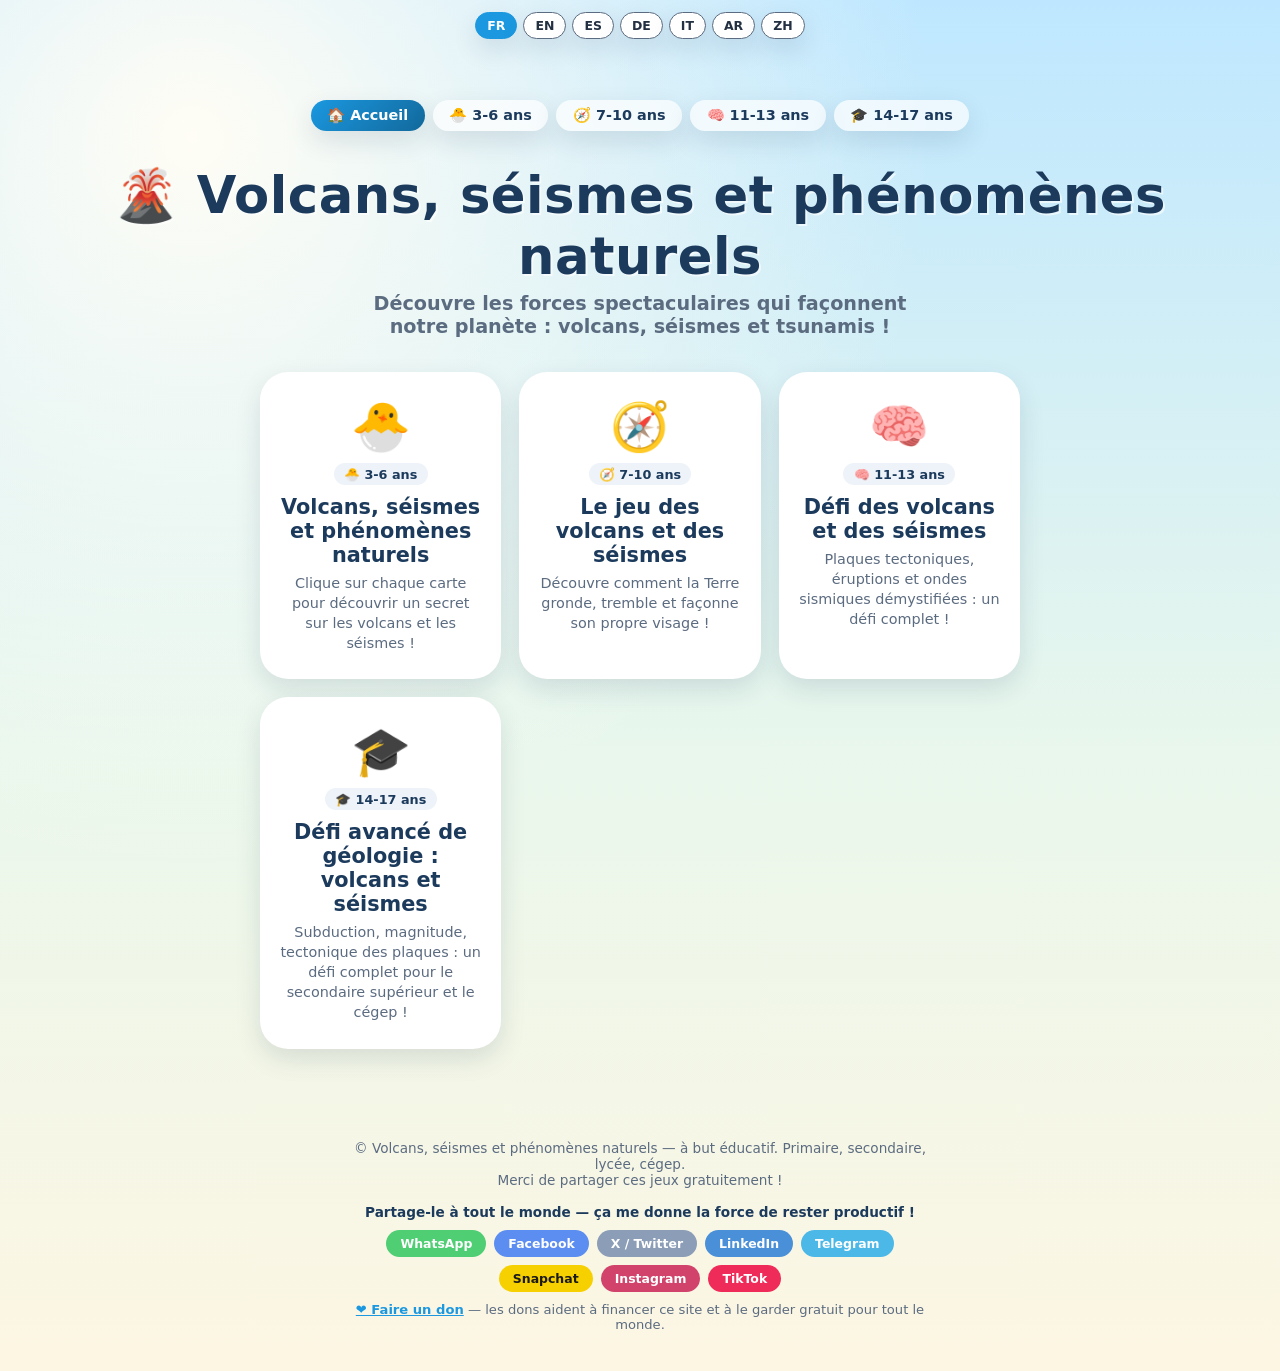
<file: index.html>
<!DOCTYPE html>
<html lang="fr">
<head>
<meta charset="UTF-8" />
<meta name="viewport" content="width=device-width, initial-scale=1" />
<title>Volcans, séismes et phénomènes naturels — jeux éducatifs gratuits (3 à 17 ans)</title>
<meta name="description" content="Jeu éducatif gratuit sur les volcans, les séismes et les phénomènes naturels, pour la jeunesse de 3 à 17 ans." />
<meta property="og:type" content="website" />
<meta property="og:title" content="Volcans, séismes et phénomènes naturels" />
<meta property="og:description" content="Jeu éducatif gratuit sur les volcans, les séismes et les phénomènes naturels, pour la jeunesse de 3 à 17 ans." />
<link rel="canonical" href="https://joel3500.github.io/japprends_les_volcans_et_seismes/" />
<link rel="stylesheet" href="style.css" />
<style>
  #langSwitcher { display: flex; flex-wrap: wrap; justify-content: center; gap: 6px; padding: 12px 12px 0; width: 100%; margin-bottom: 45px; }
  .lang-btn { background: var(--clr-card); border: 1px solid var(--clr-muted); color: var(--clr-text); border-radius: 999px; font-family: inherit; font-size: .78rem; font-weight: 700; padding: 5px 11px; cursor: pointer; box-shadow: var(--shadow-soft); transition: background .2s, transform .15s; }
  .lang-btn:hover { transform: translateY(-1px); }
  .lang-btn.active { background: var(--accent); color: #fff; border-color: var(--accent); }
  @media (max-width: 600px) { #langSwitcher { margin-bottom: 40px; } .lang-btn { font-size: .7rem; padding: 4px 8px; } }
  .footer-support { margin-top: 10px; font-size: .82rem; color: var(--clr-muted); }
  .footer-support-link { color: var(--accent); font-weight: 700; text-decoration: underline; }
  .footer-support-link:hover { color: var(--accent-dark); }
  .footer-share { font-weight: 700; font-size: .85rem; color: #1b3a5c; margin: 16px 0 0; }
  .share-buttons { display: flex; flex-wrap: wrap; gap: 8px; justify-content: center; margin-top: 10px; }
  .share-btn { display: inline-block; padding: 6px 14px; border-radius: 999px; font-size: .78rem; font-weight: 700; text-decoration: none; color: #fff; transition: opacity .15s; font-family: inherit; cursor: pointer; border: none; }
  .share-btn:hover { opacity: .85; color: #fff; }
  .share-whatsapp  { background: #4fce74; }
  .share-facebook  { background: #5b8ef0; }
  .share-twitter   { background: #8b9db7; }
  .share-linkedin  { background: #4a90d9; }
  .share-telegram  { background: #4cb8e8; }
  .share-snapchat  { background: #f7d000; color: #1a1a1a; }
  .share-snapchat:hover { color: #1a1a1a; }
  .share-instagram { background: #d1436b; }
  .share-tiktok    { background: #ee2b59; }
</style>
<script type="application/ld+json">
{
  "@context": "https://schema.org",
  "@type": "WebApplication",
  "name": "Volcans, séismes et phénomènes naturels",
  "description": "Jeu éducatif gratuit sur les volcans, les séismes et les phénomènes naturels, pour la jeunesse de 3 à 17 ans.",
  "applicationCategory": "EducationalApplication",
  "operatingSystem": "Any (navigateur web)",
  "inLanguage": ["fr"],
  "isAccessibleForFree": true,
  "offers": { "@type": "Offer", "price": "0", "priceCurrency": "CAD" },
  "author": { "@type": "Person", "name": "Joel Sandé" }
}
</script>
</head>
<body>

<div id="langSwitcher"></div>

<nav class="page-nav" aria-label="Choisir une tranche d'âge" id="pageNav">
  <a href="index.html" aria-current="page" id="navHome">🏠 Accueil</a>
  <a href="tier_3_6.html" id="navT36">🐣 3-6 ans</a>
  <a href="tier_7_10.html" id="navT710">🧭 7-10 ans</a>
  <a href="tier_11_13.html" id="navT1113">🧠 11-13 ans</a>
  <a href="tier_14_17.html" id="navT1417">🎓 14-17 ans</a>
</nav>

<header class="hero">
  <h1 id="heroTitle">🌋 Volcans, séismes et phénomènes naturels</h1>
  <p class="tagline" id="heroTagline">Découvre les forces spectaculaires qui façonnent notre planète : volcans, séismes et tsunamis !</p>
</header>

<main>
  <div class="age-grid">

    <a class="age-card" href="tier_3_6.html">
      <span class="a-emoji">🐣</span>
      <span class="a-age" id="card0Age">3-6 ans</span>
      <h2 id="card0Title">Volcans, séismes et phénomènes naturels</h2>
      <p id="card0Desc">Clique sur chaque carte pour découvrir un secret sur les volcans et les séismes !</p>
    </a>

    <a class="age-card" href="tier_7_10.html">
      <span class="a-emoji">🧭</span>
      <span class="a-age" id="card1Age">7-10 ans</span>
      <h2 id="card1Title">Le jeu des volcans et des séismes</h2>
      <p id="card1Desc">Découvre comment la Terre gronde, tremble et façonne son propre visage !</p>
    </a>

    <a class="age-card" href="tier_11_13.html">
      <span class="a-emoji">🧠</span>
      <span class="a-age" id="card2Age">11-13 ans</span>
      <h2 id="card2Title">Défi des volcans et des séismes</h2>
      <p id="card2Desc">Plaques tectoniques, éruptions et ondes sismiques démystifiées : un défi complet !</p>
    </a>

    <a class="age-card" href="tier_14_17.html">
      <span class="a-emoji">🎓</span>
      <span class="a-age" id="card3Age">14-17 ans</span>
      <h2 id="card3Title">Défi avancé de géologie : volcans et séismes</h2>
      <p id="card3Desc">Subduction, magnitude, tectonique des plaques : un défi complet pour le secondaire supérieur et le cégep !</p>
    </a>

  </div>
</main>

<footer>
  <p id="footerText">&copy; Volcans, séismes et phénomènes naturels — à but éducatif. Primaire, secondaire, lycée, cégep.<br>Merci de partager ces jeux gratuitement !</p>
    <p class="footer-share" id="footerShare">Partage-le à tout le monde — ça me donne la force de rester productif !</p>
  <div class="share-buttons">
    <a class="share-btn share-whatsapp" href="https://wa.me/?text=D%C3%A9couvre%20Volcans%2C%20s%C3%A9ismes%20et%20ph%C3%A9nom%C3%A8nes%20naturels%20%F0%9F%8C%8B%20https%3A%2F%2Fjapprendslesvolcansetseismes.netlify.app%2F" target="_blank" rel="noopener noreferrer">WhatsApp</a>
    <a class="share-btn share-facebook" href="https://www.facebook.com/sharer/sharer.php?u=https%3A%2F%2Fjapprendslesvolcansetseismes.netlify.app%2F" target="_blank" rel="noopener noreferrer">Facebook</a>
    <a class="share-btn share-twitter" href="https://twitter.com/intent/tweet?url=https%3A%2F%2Fjapprendslesvolcansetseismes.netlify.app%2F&text=D%C3%A9couvre%20Volcans%2C%20s%C3%A9ismes%20et%20ph%C3%A9nom%C3%A8nes%20naturels%20%F0%9F%8C%8B" target="_blank" rel="noopener noreferrer">X / Twitter</a>
    <a class="share-btn share-linkedin" href="https://www.linkedin.com/sharing/share-offsite/?url=https%3A%2F%2Fjapprendslesvolcansetseismes.netlify.app%2F" target="_blank" rel="noopener noreferrer">LinkedIn</a>
    <a class="share-btn share-telegram" href="https://t.me/share/url?url=https%3A%2F%2Fjapprendslesvolcansetseismes.netlify.app%2F&text=D%C3%A9couvre%20Volcans%2C%20s%C3%A9ismes%20et%20ph%C3%A9nom%C3%A8nes%20naturels%20%F0%9F%8C%8B" target="_blank" rel="noopener noreferrer">Telegram</a>
    <a class="share-btn share-snapchat" href="https://www.snapchat.com/scan?attachmentUrl=https%3A%2F%2Fjapprendslesvolcansetseismes.netlify.app%2F" target="_blank" rel="noopener noreferrer">Snapchat</a>
    <button class="share-btn share-instagram" type="button" onclick="nativeShare('Instagram')">Instagram</button>
    <button class="share-btn share-tiktok" type="button" onclick="nativeShare('TikTok')">TikTok</button>
  </div>
  <p class="footer-support" id="footerSupport">
    <a class="footer-support-link" id="donateLink" href="https://passeportdusavoir.netlify.app/don.html" target="_blank" rel="noopener noreferrer">❤️ Faire un don</a><span id="footerSupportNote"> — les dons aident à financer ce site et à le garder gratuit pour tout le monde.</span>
  </p>
</footer>

<script src="i18n.js"></script>
<script>
(function(){
  const STORAGE_KEY = 'japprends_les_volcans_et_seismesLang';
  let currentLang = getLang(STORAGE_KEY);
  function t(){ return GAME_TRANSLATIONS[currentLang]; }

  function applyText(){
    const tr = t();
    document.documentElement.lang = currentLang;
    document.documentElement.dir = (currentLang === 'ar') ? 'rtl' : 'ltr';
    document.title = tr.index.title + " — jeux éducatifs gratuits";
    document.getElementById('navHome').textContent = tr.nav.home;
    document.getElementById('navT36').textContent = tr.nav.t36;
    document.getElementById('navT710').textContent = tr.nav.t710;
    document.getElementById('navT1113').textContent = tr.nav.t1113;
    document.getElementById('navT1417').textContent = tr.nav.t1417;
    document.getElementById('heroTitle').textContent = '🌋 ' + tr.index.title;
    document.getElementById('heroTagline').textContent = tr.index.tagline;
    tr.index.cards.forEach((c, i) => {
      document.getElementById('card' + i + 'Age').textContent = c.age;
      document.getElementById('card' + i + 'Title').textContent = c.title;
      document.getElementById('card' + i + 'Desc').textContent = c.desc;
    });
    document.getElementById('footerText').innerHTML = '&copy; ' + tr.index.footer;
    document.getElementById('donateLink').textContent = tr.donate;
    document.getElementById('footerSupportNote').textContent = ' — ' + tr.donateNote;
    document.getElementById('footerShare').textContent = tr.shareText;
  }

  function buildLangSwitcher(){
    const el = document.getElementById('langSwitcher');
    el.innerHTML = '';
    ['fr','en','es','de','it','ar','zh'].forEach(lang => {
      const btn = document.createElement('button');
      btn.className = 'lang-btn' + (lang === currentLang ? ' active' : '');
      btn.textContent = lang.toUpperCase();
      btn.addEventListener('click', () => {
        currentLang = lang;
        localStorage.setItem(STORAGE_KEY, lang);
        applyText();
        buildLangSwitcher();
      });
      el.appendChild(btn);
    });
  }

  applyText();
  buildLangSwitcher();
})();

function nativeShare(platform) {
  const data = { title: 'Volcans, séismes et phénomènes naturels', text: 'Découvre Volcans, séismes et phénomènes naturels 🌋', url: 'https://japprendslesvolcansetseismes.netlify.app/' };
  if (navigator.share) {
    navigator.share(data).catch(() => {});
  } else {
    navigator.clipboard.writeText(data.url)
      .then(() => alert('Lien copié ! Colle-le sur ' + platform + '.'))
      .catch(() => alert('Copie ce lien : ' + data.url));
  }
}
</script>

</body>
</html>
</file>
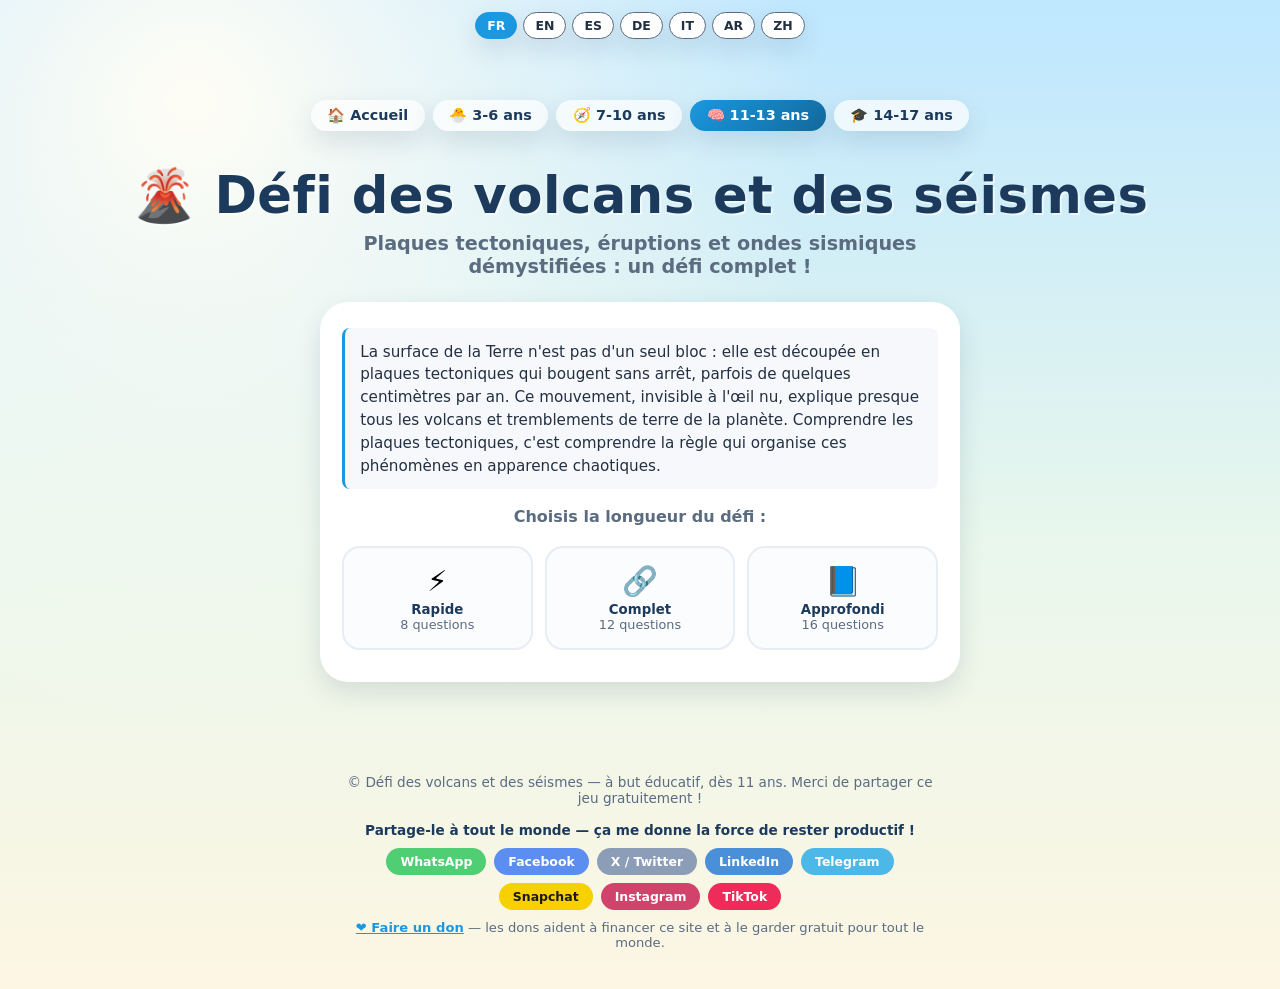
<file: tier_11_13.html>
<!DOCTYPE html>
<html lang="fr">
<head>
<meta charset="UTF-8" />
<meta name="viewport" content="width=device-width, initial-scale=1" />
<title>Défi des volcans et des séismes — Volcans, séismes et phénomènes naturels 11-13 ans</title>
<meta name="description" content="Défi éducatif gratuit sur les volcans et les séismes, pour les 11-13 ans. Score, badges et explications." />
<link rel="canonical" href="https://joel3500.github.io/japprends_les_volcans_et_seismes/tier_11_13.html" />
<link rel="stylesheet" href="style.css" />
<style>
  #langSwitcher { display: flex; flex-wrap: wrap; justify-content: center; gap: 6px; padding: 12px 12px 0; width: 100%; margin-bottom: 45px; }
  .lang-btn { background: var(--clr-card); border: 1px solid var(--clr-muted); color: var(--clr-text); border-radius: 999px; font-family: inherit; font-size: .78rem; font-weight: 700; padding: 5px 11px; cursor: pointer; box-shadow: var(--shadow-soft); transition: background .2s, transform .15s; }
  .lang-btn:hover { transform: translateY(-1px); }
  .lang-btn.active { background: var(--accent); color: #fff; border-color: var(--accent); }
  @media (max-width: 600px) { #langSwitcher { margin-bottom: 40px; } .lang-btn { font-size: .7rem; padding: 4px 8px; } }
  .footer-support { margin-top: 10px; font-size: .82rem; color: var(--clr-muted); }
  .footer-support-link { color: var(--accent); font-weight: 700; text-decoration: underline; }
  .footer-support-link:hover { color: var(--accent-dark); }
  .footer-share { font-weight: 700; font-size: .85rem; color: #1b3a5c; margin: 16px 0 0; }
  .share-buttons { display: flex; flex-wrap: wrap; gap: 8px; justify-content: center; margin-top: 10px; }
  .share-btn { display: inline-block; padding: 6px 14px; border-radius: 999px; font-size: .78rem; font-weight: 700; text-decoration: none; color: #fff; transition: opacity .15s; font-family: inherit; cursor: pointer; border: none; }
  .share-btn:hover { opacity: .85; color: #fff; }
  .share-whatsapp  { background: #4fce74; }
  .share-facebook  { background: #5b8ef0; }
  .share-twitter   { background: #8b9db7; }
  .share-linkedin  { background: #4a90d9; }
  .share-telegram  { background: #4cb8e8; }
  .share-snapchat  { background: #f7d000; color: #1a1a1a; }
  .share-snapchat:hover { color: #1a1a1a; }
  .share-instagram { background: #d1436b; }
  .share-tiktok    { background: #ee2b59; }
</style>
<script type="application/ld+json">
{
  "@context": "https://schema.org",
  "@type": "WebApplication",
  "name": "Défi des volcans et des séismes",
  "description": "Défi éducatif gratuit sur les volcans et les séismes, pour les 11-13 ans. Score, badges et explications.",
  "applicationCategory": "EducationalApplication",
  "operatingSystem": "Any (navigateur web)",
  "inLanguage": ["fr"],
  "isAccessibleForFree": true,
  "offers": { "@type": "Offer", "price": "0", "priceCurrency": "CAD" },
  "audience": { "@type": "PeopleAudience", "suggestedMinAge": 11 },
  "author": { "@type": "Person", "name": "Joel Sandé" }
}
</script>
</head>
<body>

<div id="langSwitcher"></div>

<nav class="page-nav" aria-label="Choisir une tranche d'âge">
  <a href="index.html" id="navHome">🏠 Accueil</a>
  <a href="tier_3_6.html" id="navT36">🐣 3-6 ans</a>
  <a href="tier_7_10.html" id="navT710">🧭 7-10 ans</a>
  <a href="tier_11_13.html" aria-current="page" id="navT1113">🧠 11-13 ans</a>
  <a href="tier_14_17.html" id="navT1417">🎓 14-17 ans</a>
</nav>

<header class="hero">
  <h1 id="heroTitle">🌋 Défi des volcans et des séismes</h1>
  <p class="tagline" id="heroTagline">Plaques tectoniques, éruptions et ondes sismiques démystifiées : un défi complet !</p>
</header>

<main>
  <div class="quiz-wrap">

    <div class="mode-select" id="modeSelect">
      <p class="topic-intro" id="topicIntro"></p>
      <p class="intro" id="introText">Choisis la longueur du défi :</p>
      <div class="mode-grid">
        <button class="mode-card" data-len="8">
          <span class="m-emoji" id="len-8-emoji">⚡</span>
          <span class="m-title" id="len-8-title">Rapide</span>
          <span class="m-sub" id="len-8-sub">8 questions</span>
        </button>
        <button class="mode-card" data-len="12">
          <span class="m-emoji" id="len-12-emoji">🧭</span>
          <span class="m-title" id="len-12-title">Complet</span>
          <span class="m-sub" id="len-12-sub">12 questions</span>
        </button>
        <button class="mode-card" data-len="16">
          <span class="m-emoji" id="len-16-emoji">📘</span>
          <span class="m-title" id="len-16-title">Approfondi</span>
          <span class="m-sub" id="len-16-sub">16 questions</span>
        </button>
      </div>
    </div>

    <div id="quizScreen" style="display:none;">
      <div class="quiz-topbar">
        <span class="quiz-stat">⭐ <span id="statScoreLabel">Score</span> : <span id="scoreVal">0</span></span>
        <span class="quiz-stat">🔥 <span id="statStreakLabel">Série</span> : <span id="streakVal">0</span></span>
        <span class="quiz-stat">⏱️ <span id="timerVal">0</span> <span id="timerSuffix">s</span></span>
      </div>
      <div class="progress-bar-track"><div class="progress-bar-fill" id="progressFill" style="width:0%"></div></div>

      <p class="question-eyebrow" id="qType">Question <span id="qIndex">1</span> / <span id="qTotal">12</span></p>
      <span class="question-flag" id="qEmoji">🧭</span>
      <p class="question-text" id="qText">…</p>

      <div class="choices" id="choicesRow"></div>
      <p class="feedback-msg" id="feedback"></p>
    </div>

    <div class="result-screen" id="resultScreen" style="display:none;">
      <span class="result-badge" id="resultBadge">🏆</span>
      <p class="result-score" id="resultScoreText">12 / 12</p>
      <p class="result-best" id="resultBest"></p>
      <p class="result-msg" id="resultMsg">Bravo !</p>
      <div class="quiz-actions">
        <button class="pill primary" id="playAgainBtn">🔄 Nouveau défi</button>
      </div>
    </div>

  </div>
</main>

<footer>
  <p id="footerText">&copy; Défi des volcans et des séismes — à but éducatif, dès 11 ans. Merci de partager ce jeu gratuitement !</p>
    <p class="footer-share" id="footerShare">Partage-le à tout le monde — ça me donne la force de rester productif !</p>
  <div class="share-buttons">
    <a class="share-btn share-whatsapp" href="https://wa.me/?text=D%C3%A9couvre%20Volcans%2C%20s%C3%A9ismes%20et%20ph%C3%A9nom%C3%A8nes%20naturels%20%F0%9F%8C%8B%20https%3A%2F%2Fjapprendslesvolcansetseismes.netlify.app%2F" target="_blank" rel="noopener noreferrer">WhatsApp</a>
    <a class="share-btn share-facebook" href="https://www.facebook.com/sharer/sharer.php?u=https%3A%2F%2Fjapprendslesvolcansetseismes.netlify.app%2F" target="_blank" rel="noopener noreferrer">Facebook</a>
    <a class="share-btn share-twitter" href="https://twitter.com/intent/tweet?url=https%3A%2F%2Fjapprendslesvolcansetseismes.netlify.app%2F&text=D%C3%A9couvre%20Volcans%2C%20s%C3%A9ismes%20et%20ph%C3%A9nom%C3%A8nes%20naturels%20%F0%9F%8C%8B" target="_blank" rel="noopener noreferrer">X / Twitter</a>
    <a class="share-btn share-linkedin" href="https://www.linkedin.com/sharing/share-offsite/?url=https%3A%2F%2Fjapprendslesvolcansetseismes.netlify.app%2F" target="_blank" rel="noopener noreferrer">LinkedIn</a>
    <a class="share-btn share-telegram" href="https://t.me/share/url?url=https%3A%2F%2Fjapprendslesvolcansetseismes.netlify.app%2F&text=D%C3%A9couvre%20Volcans%2C%20s%C3%A9ismes%20et%20ph%C3%A9nom%C3%A8nes%20naturels%20%F0%9F%8C%8B" target="_blank" rel="noopener noreferrer">Telegram</a>
    <a class="share-btn share-snapchat" href="https://www.snapchat.com/scan?attachmentUrl=https%3A%2F%2Fjapprendslesvolcansetseismes.netlify.app%2F" target="_blank" rel="noopener noreferrer">Snapchat</a>
    <button class="share-btn share-instagram" type="button" onclick="nativeShare('Instagram')">Instagram</button>
    <button class="share-btn share-tiktok" type="button" onclick="nativeShare('TikTok')">TikTok</button>
  </div>
  <p class="footer-support" id="footerSupport">
    <a class="footer-support-link" id="donateLink" href="https://passeportdusavoir.netlify.app/don.html" target="_blank" rel="noopener noreferrer">❤️ Faire un don</a><span id="footerSupportNote"> — les dons aident à financer ce site et à le garder gratuit pour tout le monde.</span>
  </p>
</footer>

<script src="i18n.js"></script>
<script>
const STORAGE_KEY = 'japprends_les_volcans_et_seismesLang';
const BEST_KEY = "japprends_les_volcans_et_seismes_11_13_best_";
let currentLang = getLang(STORAGE_KEY);
function t(){ return GAME_TRANSLATIONS[currentLang]; }

let allQuestions = [];
let qi = 0, score = 0, streak = 0, timer = 0, timerHandle = null, answered = false, roundLen = 12;

const modeSelect = document.getElementById('modeSelect');
const quizScreen = document.getElementById('quizScreen');
const resultScreen = document.getElementById('resultScreen');

function shuffle(arr){
  const a = arr.slice();
  for (let i = a.length - 1; i > 0; i--){
    const j = Math.floor(Math.random() * (i + 1));
    [a[i], a[j]] = [a[j], a[i]];
  }
  return a;
}

function applyStaticText(){
  const tr = t().t1113;
  document.documentElement.lang = currentLang;
  document.documentElement.dir = (currentLang === 'ar') ? 'rtl' : 'ltr';
  document.title = tr.title + " — Volcans, séismes et phénomènes naturels 11-13 ans";
  document.getElementById('navHome').textContent = t().nav.home;
  document.getElementById('navT36').textContent = t().nav.t36;
  document.getElementById('navT710').textContent = t().nav.t710;
  document.getElementById('navT1113').textContent = t().nav.t1113;
  document.getElementById('navT1417').textContent = t().nav.t1417;
  document.getElementById('heroTitle').textContent = '🌋 ' + tr.title;
  document.getElementById('heroTagline').textContent = tr.tagline;
  document.getElementById('topicIntro').textContent = tr.topicIntro || '';
  document.getElementById('introText').textContent = tr.introText;
  [8,12,16].forEach(len => {
    document.getElementById('len-' + len + '-emoji').textContent = tr.lens[len].emoji;
    document.getElementById('len-' + len + '-title').textContent = tr.lens[len].title;
    document.getElementById('len-' + len + '-sub').textContent = tr.lens[len].sub;
  });
  document.getElementById('statScoreLabel').textContent = tr.statScore;
  document.getElementById('statStreakLabel').textContent = tr.statStreak;
  document.getElementById('timerSuffix').textContent = tr.timerSuffix;
  document.getElementById('footerText').innerHTML = '&copy; ' + tr.footer;
  document.getElementById('donateLink').textContent = t().donate;
  document.getElementById('footerSupportNote').textContent = ' — ' + t().donateNote;
  document.getElementById('footerShare').textContent = t().shareText;
}

function buildAssocQ(){
  const assoc = t().t1113.assoc;
  const [text, answer, emoji, explain] = shuffle(assoc)[0];
  const distractors = shuffle(assoc.map(c => c[1]).filter(c => c !== answer)).slice(0,3);
  return { type:'assoc', emoji: emoji, text: text, options: shuffle([answer, ...distractors]), correct: answer, explain: explain };
}
function buildTrueFalseQ(used){
  const truefalse = t().t1113.truefalse;
  let item;
  do { item = shuffle(truefalse)[0]; } while (used.has(item.s) && used.size < truefalse.length);
  used.add(item.s);
  const tr = t().t1113;
  return { type:'tf', emoji:'🤔', text: item.s, options: [tr.trueLabel, tr.falseLabel], correct: item.a ? tr.trueLabel : tr.falseLabel, explain: item.e };
}
function buildIdentQ(used){
  const ident = t().t1113.ident;
  let item;
  do { item = shuffle(ident)[0]; } while (used.has(item.d) && used.size < ident.length);
  used.add(item.d);
  return { type:'ident', emoji: item.d.split(' ')[0], text: item.d.substring(item.d.indexOf(' ')+1), options: shuffle(item.opts), correct: item.a, explain: item.e };
}

function buildRound(len){
  const usedTf = new Set(), usedId = new Set();
  const qs = [];
  for (let i=0;i<len;i++){
    const r = i % 3;
    if (r === 0) qs.push(buildAssocQ());
    else if (r === 1) qs.push(buildTrueFalseQ(usedTf));
    else qs.push(buildIdentQ(usedId));
  }
  return shuffle(qs);
}

function startQuiz(len){
  roundLen = len;
  allQuestions = buildRound(len);
  qi = 0; score = 0; streak = 0; timer = 0;

  modeSelect.style.display = 'none';
  resultScreen.style.display = 'none';
  quizScreen.style.display = 'block';
  document.getElementById('qTotal').textContent = allQuestions.length;

  clearInterval(timerHandle);
  timerHandle = setInterval(() => {
    timer++;
    document.getElementById('timerVal').textContent = timer;
  }, 1000);

  renderQuestion();
}

function renderQuestion(){
  answered = false;
  const tr = t().t1113;
  const q = allQuestions[qi];
  document.getElementById('qType').innerHTML = tr.typeLabels[q.type] + ' — ' + tr.questionLabel + ' <span id="qIndexInner">' + (qi+1) + '</span> / ' + allQuestions.length;
  document.getElementById('qEmoji').textContent = q.emoji;
  document.getElementById('qText').textContent = q.text;
  document.getElementById('scoreVal').textContent = score;
  document.getElementById('streakVal').textContent = streak;
  document.getElementById('feedback').textContent = '';
  document.getElementById('feedback').className = 'feedback-msg';
  document.getElementById('progressFill').style.width = Math.round((qi / allQuestions.length) * 100) + '%';

  const row = document.getElementById('choicesRow');
  row.innerHTML = '';
  q.options.forEach(opt => {
    const btn = document.createElement('button');
    btn.className = 'choice-btn';
    btn.textContent = opt;
    btn.addEventListener('click', () => selectAnswer(btn, opt, q));
    row.appendChild(btn);
  });
}

function selectAnswer(btn, chosen, q){
  if (answered) return;
  answered = true;
  document.querySelectorAll('.choice-btn').forEach(b => b.disabled = true);

  const tr = t().t1113;
  const feedback = document.getElementById('feedback');
  if (chosen === q.correct){
    btn.classList.add('correct');
    score++; streak++;
    feedback.textContent = tr.feedbackCorrectPrefix + (q.explain ? q.explain : '');
    feedback.className = 'feedback-msg ok';
  } else {
    btn.classList.add('wrong');
    streak = 0;
    document.querySelectorAll('.choice-btn').forEach(b => { if (b.textContent === q.correct) b.classList.add('reveal'); });
    feedback.textContent = tr.feedbackWrongPrefix + q.correct + (q.explain ? '. ' + q.explain : '');
    feedback.className = 'feedback-msg no';
  }
  document.getElementById('scoreVal').textContent = score;
  document.getElementById('streakVal').textContent = streak;

  setTimeout(() => {
    qi++;
    if (qi < allQuestions.length){ renderQuestion(); } else { endQuiz(); }
  }, 1900);
}

function endQuiz(){
  clearInterval(timerHandle);
  quizScreen.style.display = 'none';
  resultScreen.style.display = 'block';
  document.getElementById('progressFill').style.width = '100%';

  const tr = t().t1113;
  const total = allQuestions.length;
  document.getElementById('resultScoreText').textContent = score + ' / ' + total + '  (' + timer + ' ' + tr.timerSuffix + ')';

  let badge = '🥉', msg = tr.resultIntro;
  const ratio = score / total;
  if (ratio === 1){ badge = '💎'; msg = tr.resultPerfect; }
  else if (ratio >= 0.8){ badge = '🥇'; msg = tr.resultGreat; }
  else if (ratio >= 0.6){ badge = '🥈'; msg = tr.resultGood; }
  document.getElementById('resultBadge').textContent = badge;
  document.getElementById('resultMsg').textContent = msg;

  const key = BEST_KEY + roundLen;
  let best = 0;
  try { best = parseInt(localStorage.getItem(key) || '0', 10); } catch(e){ best = 0; }
  if (score > best){
    best = score;
    try { localStorage.setItem(key, String(best)); } catch(e){}
  }
  document.getElementById('resultBest').textContent = tr.bestScoreLabel.replace('{total}', total).replace('{best}', best).replace('{total}', total);
}

function backToModeSelect(){
  clearInterval(timerHandle);
  quizScreen.style.display = 'none';
  resultScreen.style.display = 'none';
  modeSelect.style.display = 'block';
}

function buildLangSwitcher(){
  const el = document.getElementById('langSwitcher');
  el.innerHTML = '';
  ['fr','en','es','de','it','ar','zh'].forEach(lang => {
    const btn = document.createElement('button');
    btn.className = 'lang-btn' + (lang === currentLang ? ' active' : '');
    btn.textContent = lang.toUpperCase();
    btn.addEventListener('click', () => {
      currentLang = lang;
      localStorage.setItem(STORAGE_KEY, lang);
      backToModeSelect();
      applyStaticText();
      buildLangSwitcher();
    });
    el.appendChild(btn);
  });
}

document.querySelectorAll('.mode-card').forEach(card => {
  card.addEventListener('click', () => startQuiz(parseInt(card.dataset.len, 10)));
});
document.getElementById('playAgainBtn').addEventListener('click', backToModeSelect);

applyStaticText();
buildLangSwitcher();

function nativeShare(platform) {
  const data = { title: 'Volcans, séismes et phénomènes naturels', text: 'Découvre Volcans, séismes et phénomènes naturels 🌋', url: 'https://japprendslesvolcansetseismes.netlify.app/' };
  if (navigator.share) {
    navigator.share(data).catch(() => {});
  } else {
    navigator.clipboard.writeText(data.url)
      .then(() => alert('Lien copié ! Colle-le sur ' + platform + '.'))
      .catch(() => alert('Copie ce lien : ' + data.url));
  }
}
</script>

</body>
</html>
</file>
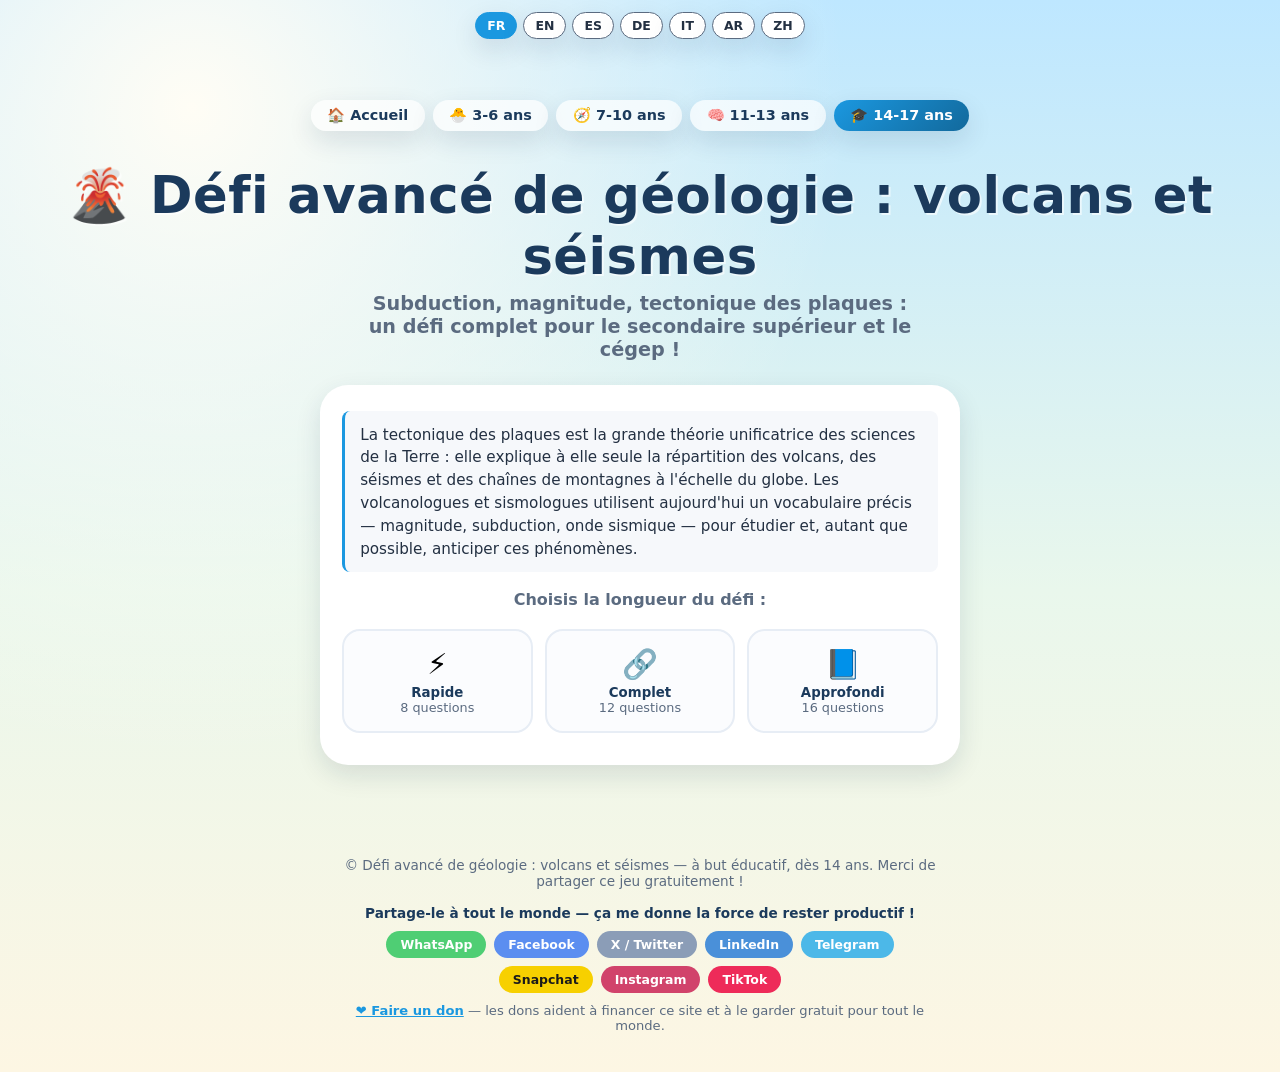
<file: tier_14_17.html>
<!DOCTYPE html>
<html lang="fr">
<head>
<meta charset="UTF-8" />
<meta name="viewport" content="width=device-width, initial-scale=1" />
<title>Défi avancé de géologie : volcans et séismes — Volcans, séismes et phénomènes naturels 14-17 ans</title>
<meta name="description" content="Défi éducatif gratuit sur la géologie avancée (volcans, séismes, tectonique des plaques), pour les 14-17 ans, secondaire et cégep. Score, badges et explications." />
<link rel="canonical" href="https://joel3500.github.io/japprends_les_volcans_et_seismes/tier_14_17.html" />
<link rel="stylesheet" href="style.css" />
<style>
  #langSwitcher { display: flex; flex-wrap: wrap; justify-content: center; gap: 6px; padding: 12px 12px 0; width: 100%; margin-bottom: 45px; }
  .lang-btn { background: var(--clr-card); border: 1px solid var(--clr-muted); color: var(--clr-text); border-radius: 999px; font-family: inherit; font-size: .78rem; font-weight: 700; padding: 5px 11px; cursor: pointer; box-shadow: var(--shadow-soft); transition: background .2s, transform .15s; }
  .lang-btn:hover { transform: translateY(-1px); }
  .lang-btn.active { background: var(--accent); color: #fff; border-color: var(--accent); }
  @media (max-width: 600px) { #langSwitcher { margin-bottom: 40px; } .lang-btn { font-size: .7rem; padding: 4px 8px; } }
  .footer-support { margin-top: 10px; font-size: .82rem; color: var(--clr-muted); }
  .footer-support-link { color: var(--accent); font-weight: 700; text-decoration: underline; }
  .footer-support-link:hover { color: var(--accent-dark); }
  .footer-share { font-weight: 700; font-size: .85rem; color: #1b3a5c; margin: 16px 0 0; }
  .share-buttons { display: flex; flex-wrap: wrap; gap: 8px; justify-content: center; margin-top: 10px; }
  .share-btn { display: inline-block; padding: 6px 14px; border-radius: 999px; font-size: .78rem; font-weight: 700; text-decoration: none; color: #fff; transition: opacity .15s; font-family: inherit; cursor: pointer; border: none; }
  .share-btn:hover { opacity: .85; color: #fff; }
  .share-whatsapp  { background: #4fce74; }
  .share-facebook  { background: #5b8ef0; }
  .share-twitter   { background: #8b9db7; }
  .share-linkedin  { background: #4a90d9; }
  .share-telegram  { background: #4cb8e8; }
  .share-snapchat  { background: #f7d000; color: #1a1a1a; }
  .share-snapchat:hover { color: #1a1a1a; }
  .share-instagram { background: #d1436b; }
  .share-tiktok    { background: #ee2b59; }
</style>
<script type="application/ld+json">
{
  "@context": "https://schema.org",
  "@type": "WebApplication",
  "name": "Défi avancé de géologie : volcans et séismes",
  "description": "Défi éducatif gratuit sur la géologie avancée (volcans, séismes, tectonique des plaques), pour les 14-17 ans, secondaire et cégep. Score, badges et explications.",
  "applicationCategory": "EducationalApplication",
  "operatingSystem": "Any (navigateur web)",
  "inLanguage": ["fr"],
  "isAccessibleForFree": true,
  "offers": { "@type": "Offer", "price": "0", "priceCurrency": "CAD" },
  "audience": { "@type": "PeopleAudience", "suggestedMinAge": 14 },
  "author": { "@type": "Person", "name": "Joel Sandé" }
}
</script>
</head>
<body>

<div id="langSwitcher"></div>

<nav class="page-nav" aria-label="Choisir une tranche d'âge">
  <a href="index.html" id="navHome">🏠 Accueil</a>
  <a href="tier_3_6.html" id="navT36">🐣 3-6 ans</a>
  <a href="tier_7_10.html" id="navT710">🧭 7-10 ans</a>
  <a href="tier_11_13.html" id="navT1113">🧠 11-13 ans</a>
  <a href="tier_14_17.html" aria-current="page" id="navT1417">🎓 14-17 ans</a>
</nav>

<header class="hero">
  <h1 id="heroTitle">🌋 Défi avancé de géologie : volcans et séismes</h1>
  <p class="tagline" id="heroTagline">Subduction, magnitude, tectonique des plaques : un défi complet pour le secondaire supérieur et le cégep !</p>
</header>

<main>
  <div class="quiz-wrap">

    <div class="mode-select" id="modeSelect">
      <p class="topic-intro" id="topicIntro"></p>
      <p class="intro" id="introText">Choisis la longueur du défi :</p>
      <div class="mode-grid">
        <button class="mode-card" data-len="8">
          <span class="m-emoji" id="len-8-emoji">⚡</span>
          <span class="m-title" id="len-8-title">Rapide</span>
          <span class="m-sub" id="len-8-sub">8 questions</span>
        </button>
        <button class="mode-card" data-len="12">
          <span class="m-emoji" id="len-12-emoji">🧭</span>
          <span class="m-title" id="len-12-title">Complet</span>
          <span class="m-sub" id="len-12-sub">12 questions</span>
        </button>
        <button class="mode-card" data-len="16">
          <span class="m-emoji" id="len-16-emoji">📘</span>
          <span class="m-title" id="len-16-title">Approfondi</span>
          <span class="m-sub" id="len-16-sub">16 questions</span>
        </button>
      </div>
    </div>

    <div id="quizScreen" style="display:none;">
      <div class="quiz-topbar">
        <span class="quiz-stat">⭐ <span id="statScoreLabel">Score</span> : <span id="scoreVal">0</span></span>
        <span class="quiz-stat">🔥 <span id="statStreakLabel">Série</span> : <span id="streakVal">0</span></span>
        <span class="quiz-stat">⏱️ <span id="timerVal">0</span> <span id="timerSuffix">s</span></span>
      </div>
      <div class="progress-bar-track"><div class="progress-bar-fill" id="progressFill" style="width:0%"></div></div>

      <p class="question-eyebrow" id="qType">Question <span id="qIndex">1</span> / <span id="qTotal">12</span></p>
      <span class="question-flag" id="qEmoji">🧭</span>
      <p class="question-text" id="qText">…</p>

      <div class="choices" id="choicesRow"></div>
      <p class="feedback-msg" id="feedback"></p>
    </div>

    <div class="result-screen" id="resultScreen" style="display:none;">
      <span class="result-badge" id="resultBadge">🏆</span>
      <p class="result-score" id="resultScoreText">12 / 12</p>
      <p class="result-best" id="resultBest"></p>
      <p class="result-msg" id="resultMsg">Bravo !</p>
      <div class="quiz-actions">
        <button class="pill primary" id="playAgainBtn">🔄 Nouveau défi</button>
      </div>
    </div>

  </div>
</main>

<footer>
  <p id="footerText">&copy; Défi avancé de géologie : volcans et séismes — à but éducatif, dès 14 ans. Merci de partager ce jeu gratuitement !</p>
    <p class="footer-share" id="footerShare">Partage-le à tout le monde — ça me donne la force de rester productif !</p>
  <div class="share-buttons">
    <a class="share-btn share-whatsapp" href="https://wa.me/?text=D%C3%A9couvre%20Volcans%2C%20s%C3%A9ismes%20et%20ph%C3%A9nom%C3%A8nes%20naturels%20%F0%9F%8C%8B%20https%3A%2F%2Fjapprendslesvolcansetseismes.netlify.app%2F" target="_blank" rel="noopener noreferrer">WhatsApp</a>
    <a class="share-btn share-facebook" href="https://www.facebook.com/sharer/sharer.php?u=https%3A%2F%2Fjapprendslesvolcansetseismes.netlify.app%2F" target="_blank" rel="noopener noreferrer">Facebook</a>
    <a class="share-btn share-twitter" href="https://twitter.com/intent/tweet?url=https%3A%2F%2Fjapprendslesvolcansetseismes.netlify.app%2F&text=D%C3%A9couvre%20Volcans%2C%20s%C3%A9ismes%20et%20ph%C3%A9nom%C3%A8nes%20naturels%20%F0%9F%8C%8B" target="_blank" rel="noopener noreferrer">X / Twitter</a>
    <a class="share-btn share-linkedin" href="https://www.linkedin.com/sharing/share-offsite/?url=https%3A%2F%2Fjapprendslesvolcansetseismes.netlify.app%2F" target="_blank" rel="noopener noreferrer">LinkedIn</a>
    <a class="share-btn share-telegram" href="https://t.me/share/url?url=https%3A%2F%2Fjapprendslesvolcansetseismes.netlify.app%2F&text=D%C3%A9couvre%20Volcans%2C%20s%C3%A9ismes%20et%20ph%C3%A9nom%C3%A8nes%20naturels%20%F0%9F%8C%8B" target="_blank" rel="noopener noreferrer">Telegram</a>
    <a class="share-btn share-snapchat" href="https://www.snapchat.com/scan?attachmentUrl=https%3A%2F%2Fjapprendslesvolcansetseismes.netlify.app%2F" target="_blank" rel="noopener noreferrer">Snapchat</a>
    <button class="share-btn share-instagram" type="button" onclick="nativeShare('Instagram')">Instagram</button>
    <button class="share-btn share-tiktok" type="button" onclick="nativeShare('TikTok')">TikTok</button>
  </div>
  <p class="footer-support" id="footerSupport">
    <a class="footer-support-link" id="donateLink" href="https://passeportdusavoir.netlify.app/don.html" target="_blank" rel="noopener noreferrer">❤️ Faire un don</a><span id="footerSupportNote"> — les dons aident à financer ce site et à le garder gratuit pour tout le monde.</span>
  </p>
</footer>

<script src="i18n.js"></script>
<script>
const STORAGE_KEY = 'japprends_les_volcans_et_seismesLang';
const BEST_KEY = "japprends_les_volcans_et_seismes_14_17_best_";
let currentLang = getLang(STORAGE_KEY);
function t(){ return GAME_TRANSLATIONS[currentLang]; }

let allQuestions = [];
let qi = 0, score = 0, streak = 0, timer = 0, timerHandle = null, answered = false, roundLen = 12;

const modeSelect = document.getElementById('modeSelect');
const quizScreen = document.getElementById('quizScreen');
const resultScreen = document.getElementById('resultScreen');

function shuffle(arr){
  const a = arr.slice();
  for (let i = a.length - 1; i > 0; i--){
    const j = Math.floor(Math.random() * (i + 1));
    [a[i], a[j]] = [a[j], a[i]];
  }
  return a;
}

function applyStaticText(){
  const tr = t().t1417;
  document.documentElement.lang = currentLang;
  document.documentElement.dir = (currentLang === 'ar') ? 'rtl' : 'ltr';
  document.title = tr.title + " — Volcans, séismes et phénomènes naturels 14-17 ans";
  document.getElementById('navHome').textContent = t().nav.home;
  document.getElementById('navT36').textContent = t().nav.t36;
  document.getElementById('navT710').textContent = t().nav.t710;
  document.getElementById('navT1113').textContent = t().nav.t1113;
  document.getElementById('navT1417').textContent = t().nav.t1417;
  document.getElementById('heroTitle').textContent = '🌋 ' + tr.title;
  document.getElementById('heroTagline').textContent = tr.tagline;
  document.getElementById('topicIntro').textContent = tr.topicIntro || '';
  document.getElementById('introText').textContent = tr.introText;
  [8,12,16].forEach(len => {
    document.getElementById('len-' + len + '-emoji').textContent = tr.lens[len].emoji;
    document.getElementById('len-' + len + '-title').textContent = tr.lens[len].title;
    document.getElementById('len-' + len + '-sub').textContent = tr.lens[len].sub;
  });
  document.getElementById('statScoreLabel').textContent = tr.statScore;
  document.getElementById('statStreakLabel').textContent = tr.statStreak;
  document.getElementById('timerSuffix').textContent = tr.timerSuffix;
  document.getElementById('footerText').innerHTML = '&copy; ' + tr.footer;
  document.getElementById('donateLink').textContent = t().donate;
  document.getElementById('footerSupportNote').textContent = ' — ' + t().donateNote;
  document.getElementById('footerShare').textContent = t().shareText;
}

function buildAssocQ(){
  const assoc = t().t1417.assoc;
  const [text, answer, emoji, explain] = shuffle(assoc)[0];
  const distractors = shuffle(assoc.map(c => c[1]).filter(c => c !== answer)).slice(0,3);
  return { type:'assoc', emoji: emoji, text: text, options: shuffle([answer, ...distractors]), correct: answer, explain: explain };
}
function buildTrueFalseQ(used){
  const truefalse = t().t1417.truefalse;
  let item;
  do { item = shuffle(truefalse)[0]; } while (used.has(item.s) && used.size < truefalse.length);
  used.add(item.s);
  const tr = t().t1417;
  return { type:'tf', emoji:'🤔', text: item.s, options: [tr.trueLabel, tr.falseLabel], correct: item.a ? tr.trueLabel : tr.falseLabel, explain: item.e };
}
function buildIdentQ(used){
  const ident = t().t1417.ident;
  let item;
  do { item = shuffle(ident)[0]; } while (used.has(item.d) && used.size < ident.length);
  used.add(item.d);
  return { type:'ident', emoji: item.d.split(' ')[0], text: item.d.substring(item.d.indexOf(' ')+1), options: shuffle(item.opts), correct: item.a, explain: item.e };
}

function buildRound(len){
  const usedTf = new Set(), usedId = new Set();
  const qs = [];
  for (let i=0;i<len;i++){
    const r = i % 3;
    if (r === 0) qs.push(buildAssocQ());
    else if (r === 1) qs.push(buildTrueFalseQ(usedTf));
    else qs.push(buildIdentQ(usedId));
  }
  return shuffle(qs);
}

function startQuiz(len){
  roundLen = len;
  allQuestions = buildRound(len);
  qi = 0; score = 0; streak = 0; timer = 0;

  modeSelect.style.display = 'none';
  resultScreen.style.display = 'none';
  quizScreen.style.display = 'block';
  document.getElementById('qTotal').textContent = allQuestions.length;

  clearInterval(timerHandle);
  timerHandle = setInterval(() => {
    timer++;
    document.getElementById('timerVal').textContent = timer;
  }, 1000);

  renderQuestion();
}

function renderQuestion(){
  answered = false;
  const tr = t().t1417;
  const q = allQuestions[qi];
  document.getElementById('qType').innerHTML = tr.typeLabels[q.type] + ' — ' + tr.questionLabel + ' <span id="qIndexInner">' + (qi+1) + '</span> / ' + allQuestions.length;
  document.getElementById('qEmoji').textContent = q.emoji;
  document.getElementById('qText').textContent = q.text;
  document.getElementById('scoreVal').textContent = score;
  document.getElementById('streakVal').textContent = streak;
  document.getElementById('feedback').textContent = '';
  document.getElementById('feedback').className = 'feedback-msg';
  document.getElementById('progressFill').style.width = Math.round((qi / allQuestions.length) * 100) + '%';

  const row = document.getElementById('choicesRow');
  row.innerHTML = '';
  q.options.forEach(opt => {
    const btn = document.createElement('button');
    btn.className = 'choice-btn';
    btn.textContent = opt;
    btn.addEventListener('click', () => selectAnswer(btn, opt, q));
    row.appendChild(btn);
  });
}

function selectAnswer(btn, chosen, q){
  if (answered) return;
  answered = true;
  document.querySelectorAll('.choice-btn').forEach(b => b.disabled = true);

  const tr = t().t1417;
  const feedback = document.getElementById('feedback');
  if (chosen === q.correct){
    btn.classList.add('correct');
    score++; streak++;
    feedback.textContent = tr.feedbackCorrectPrefix + (q.explain ? q.explain : '');
    feedback.className = 'feedback-msg ok';
  } else {
    btn.classList.add('wrong');
    streak = 0;
    document.querySelectorAll('.choice-btn').forEach(b => { if (b.textContent === q.correct) b.classList.add('reveal'); });
    feedback.textContent = tr.feedbackWrongPrefix + q.correct + (q.explain ? '. ' + q.explain : '');
    feedback.className = 'feedback-msg no';
  }
  document.getElementById('scoreVal').textContent = score;
  document.getElementById('streakVal').textContent = streak;

  setTimeout(() => {
    qi++;
    if (qi < allQuestions.length){ renderQuestion(); } else { endQuiz(); }
  }, 1900);
}

function endQuiz(){
  clearInterval(timerHandle);
  quizScreen.style.display = 'none';
  resultScreen.style.display = 'block';
  document.getElementById('progressFill').style.width = '100%';

  const tr = t().t1417;
  const total = allQuestions.length;
  document.getElementById('resultScoreText').textContent = score + ' / ' + total + '  (' + timer + ' ' + tr.timerSuffix + ')';

  let badge = '🥉', msg = tr.resultIntro;
  const ratio = score / total;
  if (ratio === 1){ badge = '💎'; msg = tr.resultPerfect; }
  else if (ratio >= 0.8){ badge = '🥇'; msg = tr.resultGreat; }
  else if (ratio >= 0.6){ badge = '🥈'; msg = tr.resultGood; }
  document.getElementById('resultBadge').textContent = badge;
  document.getElementById('resultMsg').textContent = msg;

  const key = BEST_KEY + roundLen;
  let best = 0;
  try { best = parseInt(localStorage.getItem(key) || '0', 10); } catch(e){ best = 0; }
  if (score > best){
    best = score;
    try { localStorage.setItem(key, String(best)); } catch(e){}
  }
  document.getElementById('resultBest').textContent = tr.bestScoreLabel.replace('{total}', total).replace('{best}', best).replace('{total}', total);
}

function backToModeSelect(){
  clearInterval(timerHandle);
  quizScreen.style.display = 'none';
  resultScreen.style.display = 'none';
  modeSelect.style.display = 'block';
}

function buildLangSwitcher(){
  const el = document.getElementById('langSwitcher');
  el.innerHTML = '';
  ['fr','en','es','de','it','ar','zh'].forEach(lang => {
    const btn = document.createElement('button');
    btn.className = 'lang-btn' + (lang === currentLang ? ' active' : '');
    btn.textContent = lang.toUpperCase();
    btn.addEventListener('click', () => {
      currentLang = lang;
      localStorage.setItem(STORAGE_KEY, lang);
      backToModeSelect();
      applyStaticText();
      buildLangSwitcher();
    });
    el.appendChild(btn);
  });
}

document.querySelectorAll('.mode-card').forEach(card => {
  card.addEventListener('click', () => startQuiz(parseInt(card.dataset.len, 10)));
});
document.getElementById('playAgainBtn').addEventListener('click', backToModeSelect);

applyStaticText();
buildLangSwitcher();

function nativeShare(platform) {
  const data = { title: 'Volcans, séismes et phénomènes naturels', text: 'Découvre Volcans, séismes et phénomènes naturels 🌋', url: 'https://japprendslesvolcansetseismes.netlify.app/' };
  if (navigator.share) {
    navigator.share(data).catch(() => {});
  } else {
    navigator.clipboard.writeText(data.url)
      .then(() => alert('Lien copié ! Colle-le sur ' + platform + '.'))
      .catch(() => alert('Copie ce lien : ' + data.url));
  }
}
</script>

</body>
</html>
</file>
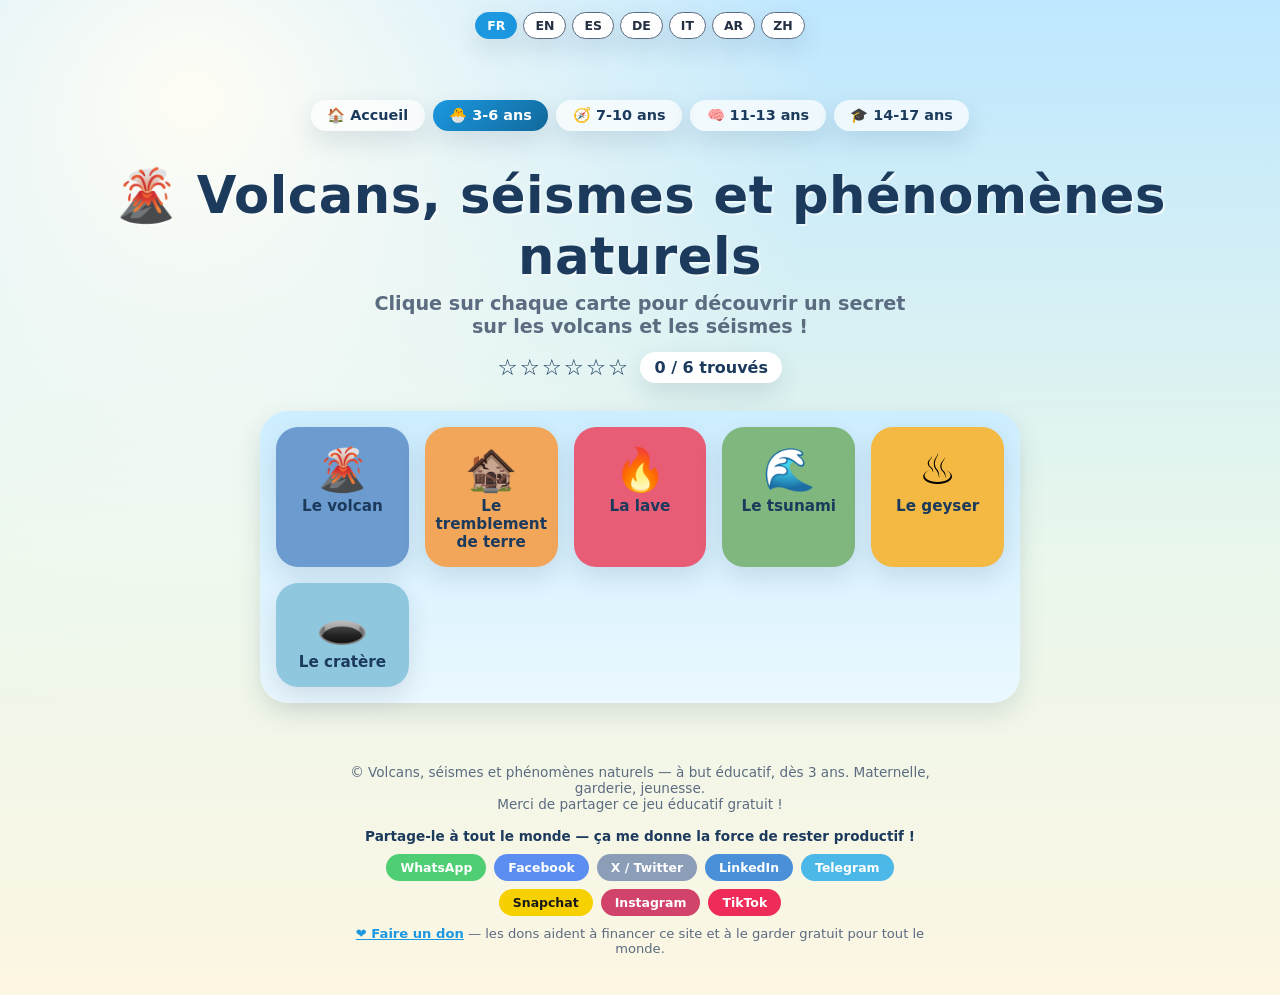
<file: tier_3_6.html>
<!DOCTYPE html>
<html lang="fr">
<head>
<meta charset="UTF-8" />
<meta name="viewport" content="width=device-width, initial-scale=1" />
<title>Volcans, séismes et phénomènes naturels — activité 3-6 ans</title>
<meta name="description" content="Jeu éducatif gratuit pour découvrir les volcans et les séismes, dès 3 ans." />
<meta property="og:type" content="website" />
<meta property="og:title" content="Volcans, séismes et phénomènes naturels" />
<meta property="og:description" content="Jeu éducatif gratuit pour découvrir les volcans et les séismes, dès 3 ans." />
<link rel="canonical" href="https://joel3500.github.io/japprends_les_volcans_et_seismes/tier_3_6.html" />
<link rel="stylesheet" href="style.css" />
<style>
  #langSwitcher { display: flex; flex-wrap: wrap; justify-content: center; gap: 6px; padding: 12px 12px 0; width: 100%; margin-bottom: 45px; }
  .lang-btn { background: var(--clr-card); border: 1px solid var(--clr-muted); color: var(--clr-text); border-radius: 999px; font-family: inherit; font-size: .78rem; font-weight: 700; padding: 5px 11px; cursor: pointer; box-shadow: var(--shadow-soft); transition: background .2s, transform .15s; }
  .lang-btn:hover { transform: translateY(-1px); }
  .lang-btn.active { background: var(--accent); color: #fff; border-color: var(--accent); }
  @media (max-width: 600px) { #langSwitcher { margin-bottom: 40px; } .lang-btn { font-size: .7rem; padding: 4px 8px; } }
  .footer-support { margin-top: 10px; font-size: .82rem; color: var(--clr-muted); }
  .footer-support-link { color: var(--accent); font-weight: 700; text-decoration: underline; }
  .footer-support-link:hover { color: var(--accent-dark); }
  .footer-share { font-weight: 700; font-size: .85rem; color: #1b3a5c; margin: 16px 0 0; }
  .share-buttons { display: flex; flex-wrap: wrap; gap: 8px; justify-content: center; margin-top: 10px; }
  .share-btn { display: inline-block; padding: 6px 14px; border-radius: 999px; font-size: .78rem; font-weight: 700; text-decoration: none; color: #fff; transition: opacity .15s; font-family: inherit; cursor: pointer; border: none; }
  .share-btn:hover { opacity: .85; color: #fff; }
  .share-whatsapp  { background: #4fce74; }
  .share-facebook  { background: #5b8ef0; }
  .share-twitter   { background: #8b9db7; }
  .share-linkedin  { background: #4a90d9; }
  .share-telegram  { background: #4cb8e8; }
  .share-snapchat  { background: #f7d000; color: #1a1a1a; }
  .share-snapchat:hover { color: #1a1a1a; }
  .share-instagram { background: #d1436b; }
  .share-tiktok    { background: #ee2b59; }
</style>
<script type="application/ld+json">
{
  "@context": "https://schema.org",
  "@type": "WebApplication",
  "name": "Volcans, séismes et phénomènes naturels",
  "description": "Jeu éducatif gratuit pour découvrir les volcans et les séismes, dès 3 ans.",
  "applicationCategory": "EducationalApplication",
  "operatingSystem": "Any (navigateur web)",
  "inLanguage": ["fr"],
  "isAccessibleForFree": true,
  "offers": { "@type": "Offer", "price": "0", "priceCurrency": "CAD" },
  "audience": { "@type": "PeopleAudience", "suggestedMinAge": 3 },
  "author": { "@type": "Person", "name": "Joel Sandé" }
}
</script>
</head>
<body>

<div id="langSwitcher"></div>

<nav class="page-nav" aria-label="Choisir une tranche d'âge">
  <a href="index.html" id="navHome">🏠 Accueil</a>
  <a href="tier_3_6.html" aria-current="page" id="navT36">🐣 3-6 ans</a>
  <a href="tier_7_10.html" id="navT710">🧭 7-10 ans</a>
  <a href="tier_11_13.html" id="navT1113">🧠 11-13 ans</a>
  <a href="tier_14_17.html" id="navT1417">🎓 14-17 ans</a>
</nav>

<header class="hero">
  <h1 id="heroTitle">🌋 Volcans, séismes et phénomènes naturels</h1>
  <p class="tagline" id="heroTagline">Clique sur chaque carte pour découvrir un secret sur les volcans et les séismes !</p>
  <div class="progress">
    <span class="stars" id="starsRow">☆☆☆☆☆☆</span>
    <span class="count"><span id="foundCount">0</span> / 6 <span id="foundSuffix">trouvés</span></span>
  </div>
</header>

<main>
  <div class="map-wrap">
    <div class="tile-grid" id="tileGrid"></div>
  </div>
</main>

<div class="win-banner" id="winBanner">
  <h2 id="winTitle">🎉 Bravo, explorateur·rice !</h2>
  <p id="winText">Tu as découvert 6 secrets amusants !</p>
  <button class="pill primary" id="replayBtn">🔄 Rejouer</button>
</div>

<div class="overlay" id="overlay">
  <div class="card">
    <span class="big-emoji" id="cardEmoji">✨</span>
    <h2 id="cardTitle">Titre</h2>
    <p class="fact" id="cardFact">Fait amusant ici.</p>
    <div class="btn-row">
      <button class="pill listen" id="listenBtn">🔊 Écouter</button>
      <button class="pill primary" id="closeBtn">Continuer</button>
    </div>
    <p class="listen-hint" id="listenHint"></p>
  </div>
</div>

<footer>
  <p id="footerText">&copy; Volcans, séismes et phénomènes naturels — à but éducatif, dès 3 ans. Maternelle, garderie, jeunesse.<br>Merci de partager ce jeu éducatif gratuit !</p>
    <p class="footer-share" id="footerShare">Partage-le à tout le monde — ça me donne la force de rester productif !</p>
  <div class="share-buttons">
    <a class="share-btn share-whatsapp" href="https://wa.me/?text=D%C3%A9couvre%20Volcans%2C%20s%C3%A9ismes%20et%20ph%C3%A9nom%C3%A8nes%20naturels%20%F0%9F%8C%8B%20https%3A%2F%2Fjapprendslesvolcansetseismes.netlify.app%2F" target="_blank" rel="noopener noreferrer">WhatsApp</a>
    <a class="share-btn share-facebook" href="https://www.facebook.com/sharer/sharer.php?u=https%3A%2F%2Fjapprendslesvolcansetseismes.netlify.app%2F" target="_blank" rel="noopener noreferrer">Facebook</a>
    <a class="share-btn share-twitter" href="https://twitter.com/intent/tweet?url=https%3A%2F%2Fjapprendslesvolcansetseismes.netlify.app%2F&text=D%C3%A9couvre%20Volcans%2C%20s%C3%A9ismes%20et%20ph%C3%A9nom%C3%A8nes%20naturels%20%F0%9F%8C%8B" target="_blank" rel="noopener noreferrer">X / Twitter</a>
    <a class="share-btn share-linkedin" href="https://www.linkedin.com/sharing/share-offsite/?url=https%3A%2F%2Fjapprendslesvolcansetseismes.netlify.app%2F" target="_blank" rel="noopener noreferrer">LinkedIn</a>
    <a class="share-btn share-telegram" href="https://t.me/share/url?url=https%3A%2F%2Fjapprendslesvolcansetseismes.netlify.app%2F&text=D%C3%A9couvre%20Volcans%2C%20s%C3%A9ismes%20et%20ph%C3%A9nom%C3%A8nes%20naturels%20%F0%9F%8C%8B" target="_blank" rel="noopener noreferrer">Telegram</a>
    <a class="share-btn share-snapchat" href="https://www.snapchat.com/scan?attachmentUrl=https%3A%2F%2Fjapprendslesvolcansetseismes.netlify.app%2F" target="_blank" rel="noopener noreferrer">Snapchat</a>
    <button class="share-btn share-instagram" type="button" onclick="nativeShare('Instagram')">Instagram</button>
    <button class="share-btn share-tiktok" type="button" onclick="nativeShare('TikTok')">TikTok</button>
  </div>
  <p class="footer-support" id="footerSupport">
    <a class="footer-support-link" id="donateLink" href="https://passeportdusavoir.netlify.app/don.html" target="_blank" rel="noopener noreferrer">❤️ Faire un don</a><span id="footerSupportNote"> — les dons aident à financer ce site et à le garder gratuit pour tout le monde.</span>
  </p>
</footer>

<script src="i18n.js"></script>
<script>
const STORAGE_KEY = 'japprends_les_volcans_et_seismesLang';
let currentLang = getLang(STORAGE_KEY);
function t(){ return GAME_TRANSLATIONS[currentLang]; }
function DATA(){ return t().t36.data; }

const ITEM_IDS = Object.keys(GAME_TRANSLATIONS.fr.t36.data);
const TOTAL = ITEM_IDS.length;

const grid = document.getElementById('tileGrid');
const found = new Set();
const overlay = document.getElementById('overlay');
const cardEmoji = document.getElementById('cardEmoji');
const cardTitle = document.getElementById('cardTitle');
const cardFact = document.getElementById('cardFact');
const listenBtn = document.getElementById('listenBtn');
const closeBtn = document.getElementById('closeBtn');
const foundCountEl = document.getElementById('foundCount');
const starsRow = document.getElementById('starsRow');
const winBanner = document.getElementById('winBanner');
const replayBtn = document.getElementById('replayBtn');

let currentId = null;
const supportsSpeech = 'speechSynthesis' in window;
const LISTEN_UNSUPPORTED = {
  fr: "Ton navigateur ne sait pas encore lire à voix haute. Essaie avec Chrome ou Safari !",
  en: "Your browser can't read aloud yet. Try Chrome or Safari!",
  es: "Tu navegador aún no puede leer en voz alta. ¡Prueba con Chrome o Safari!",
  de: "Dein Browser kann noch nicht vorlesen. Probiere es mit Chrome oder Safari!",
  it: "Il tuo browser non può ancora leggere ad alta voce. Prova con Chrome o Safari!",
  ar: "متصفحك لا يمكنه القراءة بصوت عالٍ بعد. جرب Chrome أو Safari!",
  zh: "你的浏览器还不能朗读。请尝试使用Chrome或Safari！"
};

function buildGrid(){
  grid.innerHTML = '';
  const data = DATA();
  ITEM_IDS.forEach(id => {
    const d = data[id];
    const btn = document.createElement('button');
    btn.className = 'tile' + (found.has(id) ? ' found' : '');
    btn.dataset.id = id;
    btn.setAttribute('aria-label', d.name);
    btn.innerHTML = '<span class="t-emoji">' + d.emoji + '</span><span class="t-label">' + d.name + '</span>';
    btn.addEventListener('click', () => openCard(id));
    btn.addEventListener('keydown', (e) => {
      if (e.key === 'Enter' || e.key === ' '){ e.preventDefault(); openCard(id); }
    });
    grid.appendChild(btn);
  });
}

function applyStaticText(){
  const tr = t();
  document.documentElement.lang = currentLang;
  document.documentElement.dir = (currentLang === 'ar') ? 'rtl' : 'ltr';
  document.title = tr.t36.title + " — activité 3-6 ans";
  document.getElementById('navHome').textContent = tr.nav.home;
  document.getElementById('navT36').textContent = tr.nav.t36;
  document.getElementById('navT710').textContent = tr.nav.t710;
  document.getElementById('navT1113').textContent = tr.nav.t1113;
  document.getElementById('navT1417').textContent = tr.nav.t1417;
  document.getElementById('heroTitle').textContent = '🌋 ' + tr.t36.title;
  document.getElementById('heroTagline').textContent = tr.t36.tagline;
  document.getElementById('foundSuffix').textContent = tr.t36.foundSuffix;
  document.getElementById('winTitle').textContent = tr.t36.winTitle;
  document.getElementById('winText').textContent = tr.t36.winText.replace('{n}', TOTAL);
  document.getElementById('replayBtn').textContent = tr.t36.replayBtn;
  document.getElementById('listenBtn').textContent = tr.t36.listenBtn;
  document.getElementById('closeBtn').textContent = tr.t36.closeBtn;
  document.getElementById('footerText').innerHTML = '&copy; ' + tr.t36.footer;
  document.getElementById('donateLink').textContent = tr.donate;
  document.getElementById('footerSupportNote').textContent = ' — ' + tr.donateNote;
  document.getElementById('footerShare').textContent = tr.shareText;
}

function openCard(id){
  currentId = id;
  const d = DATA()[id];
  cardEmoji.textContent = d.emoji;
  cardTitle.textContent = d.name;
  cardFact.textContent = d.fact;
  document.getElementById('listenHint').textContent = '';
  overlay.classList.add('open');

  if (!found.has(id)){
    found.add(id);
    document.querySelector('.tile[data-id="'+id+'"]').classList.add('found');
    updateProgress();
  }
}

function closeCard(){
  overlay.classList.remove('open');
  window.speechSynthesis && window.speechSynthesis.cancel();
  if (found.size === TOTAL) setTimeout(celebrate, 250);
}

function updateProgress(){
  foundCountEl.textContent = found.size;
  let stars = '';
  for (let i=0;i<TOTAL;i++) stars += (i < found.size ? '★' : '☆');
  starsRow.textContent = stars;
}

/* Voix plus enjouée/aiguë pour se rapprocher d'une voix d'enfant (pas de vraie voix
   "enfant" garantie par le navigateur : on ajuste pitch + débit sur la voix système). */
function speak(){
  if (!currentId) return;
  if (!supportsSpeech){
    document.getElementById('listenHint').textContent = LISTEN_UNSUPPORTED[currentLang] || LISTEN_UNSUPPORTED.fr;
    return;
  }
  window.speechSynthesis.cancel();
  const d = DATA()[currentId];
  const u = new SpeechSynthesisUtterance(d.name + '. ' + d.fact);
  u.lang = t().speechLang;
  u.rate = 0.95;
  u.pitch = 1.4;
  window.speechSynthesis.speak(u);
}

function celebrate(){
  winBanner.classList.add('show');
  const colors = ['#6C9BCF','#F2A65A','#E85D75','#7FB77E','#F4B942','#8FC7DE','#B58AC7'];
  for (let i=0;i<60;i++){
    const c = document.createElement('div');
    c.className = 'confetti';
    c.style.left = Math.random()*100 + 'vw';
    c.style.background = colors[Math.floor(Math.random()*colors.length)];
    c.style.animation = 'fall ' + (2.2 + Math.random()*1.6) + 's linear forwards';
    c.style.transform = 'rotate(' + Math.floor(Math.random()*360) + 'deg)';
    document.body.appendChild(c);
    setTimeout(()=>c.remove(), 4200);
  }
}

function resetGame(){
  found.clear();
  document.querySelectorAll('.tile').forEach(el => el.classList.remove('found'));
  updateProgress();
  winBanner.classList.remove('show');
}

function buildLangSwitcher(){
  const el = document.getElementById('langSwitcher');
  el.innerHTML = '';
  ['fr','en','es','de','it','ar','zh'].forEach(lang => {
    const btn = document.createElement('button');
    btn.className = 'lang-btn' + (lang === currentLang ? ' active' : '');
    btn.textContent = lang.toUpperCase();
    btn.addEventListener('click', () => {
      currentLang = lang;
      localStorage.setItem(STORAGE_KEY, lang);
      applyStaticText();
      buildGrid();
      buildLangSwitcher();
    });
    el.appendChild(btn);
  });
}

listenBtn.addEventListener('click', speak);
closeBtn.addEventListener('click', closeCard);
replayBtn.addEventListener('click', resetGame);
overlay.addEventListener('click', (e) => { if (e.target === overlay) closeCard(); });

const styleTag = document.createElement('style');
styleTag.textContent = '@keyframes fall { to { transform: translateY(110vh) rotate(360deg); opacity:.3; } }';
document.head.appendChild(styleTag);

applyStaticText();
buildGrid();
buildLangSwitcher();

function nativeShare(platform) {
  const data = { title: 'Volcans, séismes et phénomènes naturels', text: 'Découvre Volcans, séismes et phénomènes naturels 🌋', url: 'https://japprendslesvolcansetseismes.netlify.app/' };
  if (navigator.share) {
    navigator.share(data).catch(() => {});
  } else {
    navigator.clipboard.writeText(data.url)
      .then(() => alert('Lien copié ! Colle-le sur ' + platform + '.'))
      .catch(() => alert('Copie ce lien : ' + data.url));
  }
}
</script>

</body>
</html>
</file>
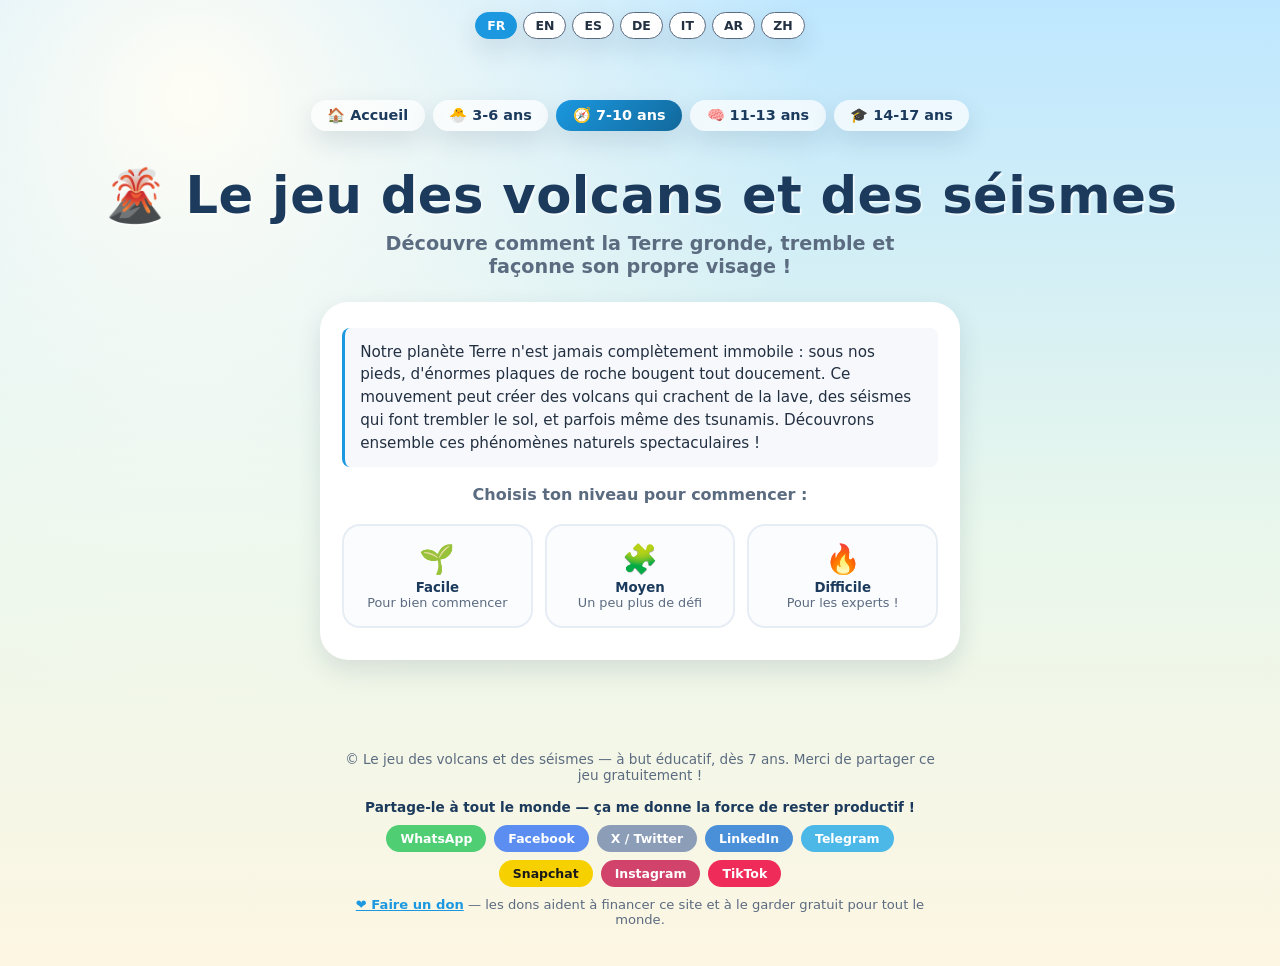
<file: tier_7_10.html>
<!DOCTYPE html>
<html lang="fr">
<head>
<meta charset="UTF-8" />
<meta name="viewport" content="width=device-width, initial-scale=1" />
<title>Le jeu des volcans et des séismes — Volcans, séismes et phénomènes naturels 7-10 ans</title>
<meta name="description" content="Quiz éducatif gratuit sur les volcans et les séismes, pour les 7-10 ans. Trois niveaux de difficulté." />
<link rel="canonical" href="https://joel3500.github.io/japprends_les_volcans_et_seismes/tier_7_10.html" />
<link rel="stylesheet" href="style.css" />
<style>
  #langSwitcher { display: flex; flex-wrap: wrap; justify-content: center; gap: 6px; padding: 12px 12px 0; width: 100%; margin-bottom: 45px; }
  .lang-btn { background: var(--clr-card); border: 1px solid var(--clr-muted); color: var(--clr-text); border-radius: 999px; font-family: inherit; font-size: .78rem; font-weight: 700; padding: 5px 11px; cursor: pointer; box-shadow: var(--shadow-soft); transition: background .2s, transform .15s; }
  .lang-btn:hover { transform: translateY(-1px); }
  .lang-btn.active { background: var(--accent); color: #fff; border-color: var(--accent); }
  @media (max-width: 600px) { #langSwitcher { margin-bottom: 40px; } .lang-btn { font-size: .7rem; padding: 4px 8px; } }
  .footer-support { margin-top: 10px; font-size: .82rem; color: var(--clr-muted); }
  .footer-support-link { color: var(--accent); font-weight: 700; text-decoration: underline; }
  .footer-support-link:hover { color: var(--accent-dark); }
  .footer-share { font-weight: 700; font-size: .85rem; color: #1b3a5c; margin: 16px 0 0; }
  .share-buttons { display: flex; flex-wrap: wrap; gap: 8px; justify-content: center; margin-top: 10px; }
  .share-btn { display: inline-block; padding: 6px 14px; border-radius: 999px; font-size: .78rem; font-weight: 700; text-decoration: none; color: #fff; transition: opacity .15s; font-family: inherit; cursor: pointer; border: none; }
  .share-btn:hover { opacity: .85; color: #fff; }
  .share-whatsapp  { background: #4fce74; }
  .share-facebook  { background: #5b8ef0; }
  .share-twitter   { background: #8b9db7; }
  .share-linkedin  { background: #4a90d9; }
  .share-telegram  { background: #4cb8e8; }
  .share-snapchat  { background: #f7d000; color: #1a1a1a; }
  .share-snapchat:hover { color: #1a1a1a; }
  .share-instagram { background: #d1436b; }
  .share-tiktok    { background: #ee2b59; }
</style>
<script type="application/ld+json">
{
  "@context": "https://schema.org",
  "@type": "WebApplication",
  "name": "Le jeu des volcans et des séismes",
  "description": "Quiz éducatif gratuit sur les volcans et les séismes, pour les 7-10 ans. Trois niveaux de difficulté.",
  "applicationCategory": "EducationalApplication",
  "operatingSystem": "Any (navigateur web)",
  "inLanguage": ["fr"],
  "isAccessibleForFree": true,
  "offers": { "@type": "Offer", "price": "0", "priceCurrency": "CAD" },
  "audience": { "@type": "PeopleAudience", "suggestedMinAge": 7 },
  "author": { "@type": "Person", "name": "Joel Sandé" }
}
</script>
</head>
<body>

<div id="langSwitcher"></div>

<nav class="page-nav" aria-label="Choisir une tranche d'âge">
  <a href="index.html" id="navHome">🏠 Accueil</a>
  <a href="tier_3_6.html" id="navT36">🐣 3-6 ans</a>
  <a href="tier_7_10.html" aria-current="page" id="navT710">🧭 7-10 ans</a>
  <a href="tier_11_13.html" id="navT1113">🧠 11-13 ans</a>
  <a href="tier_14_17.html" id="navT1417">🎓 14-17 ans</a>
</nav>

<header class="hero">
  <h1 id="heroTitle">🌋 Le jeu des volcans et des séismes</h1>
  <p class="tagline" id="heroTagline">Découvre comment la Terre gronde, tremble et façonne son propre visage !</p>
</header>

<main>
  <div class="quiz-wrap">

    <div class="mode-select" id="modeSelect">
      <p class="topic-intro" id="topicIntro"></p>
      <p class="intro" id="introText">Choisis ton niveau pour commencer :</p>
      <div class="mode-grid">
        <button class="mode-card" data-level="facile">
          <span class="m-emoji" id="lvl-facile-emoji">🌱</span>
          <span class="m-title" id="lvl-facile-title">Facile</span>
          <span class="m-sub" id="lvl-facile-sub">Pour bien commencer</span>
        </button>
        <button class="mode-card" data-level="moyen">
          <span class="m-emoji" id="lvl-moyen-emoji">🧩</span>
          <span class="m-title" id="lvl-moyen-title">Moyen</span>
          <span class="m-sub" id="lvl-moyen-sub">Un peu plus de défi</span>
        </button>
        <button class="mode-card" data-level="difficile">
          <span class="m-emoji" id="lvl-difficile-emoji">🔥</span>
          <span class="m-title" id="lvl-difficile-title">Difficile</span>
          <span class="m-sub" id="lvl-difficile-sub">Pour les experts !</span>
        </button>
      </div>
    </div>

    <div id="quizScreen" style="display:none;">
      <div class="quiz-topbar">
        <span class="quiz-stat">⭐ <span id="statScoreLabel">Score</span> : <span id="scoreVal">0</span></span>
        <span class="quiz-stat">🔥 <span id="statStreakLabel">Série</span> : <span id="streakVal">0</span></span>
        <span class="quiz-stat">⏱️ <span id="timerVal">0</span> <span id="timerSuffix">s</span></span>
      </div>
      <div class="progress-bar-track"><div class="progress-bar-fill" id="progressFill" style="width:0%"></div></div>

      <p class="question-eyebrow"><span id="questionLabel">Question</span> <span id="qIndex">1</span> / <span id="qTotal">8</span></p>
      <span class="question-flag" id="qFlag">🧭</span>
      <p class="question-text" id="qText">…</p>

      <div class="choices" id="choicesRow"></div>
      <p class="feedback-msg" id="feedback"></p>
    </div>

    <div class="result-screen" id="resultScreen" style="display:none;">
      <span class="result-badge" id="resultBadge">🏆</span>
      <p class="result-score" id="resultScoreText">8 / 8</p>
      <p class="result-best" id="resultBest"></p>
      <p class="result-msg" id="resultMsg">Bravo !</p>
      <div class="quiz-actions">
        <button class="pill primary" id="playAgainBtn">🔄 Rejouer</button>
      </div>
    </div>

  </div>
</main>

<footer>
  <p id="footerText">&copy; Le jeu des volcans et des séismes — à but éducatif, dès 7 ans. Merci de partager ce jeu gratuitement !</p>
    <p class="footer-share" id="footerShare">Partage-le à tout le monde — ça me donne la force de rester productif !</p>
  <div class="share-buttons">
    <a class="share-btn share-whatsapp" href="https://wa.me/?text=D%C3%A9couvre%20Volcans%2C%20s%C3%A9ismes%20et%20ph%C3%A9nom%C3%A8nes%20naturels%20%F0%9F%8C%8B%20https%3A%2F%2Fjapprendslesvolcansetseismes.netlify.app%2F" target="_blank" rel="noopener noreferrer">WhatsApp</a>
    <a class="share-btn share-facebook" href="https://www.facebook.com/sharer/sharer.php?u=https%3A%2F%2Fjapprendslesvolcansetseismes.netlify.app%2F" target="_blank" rel="noopener noreferrer">Facebook</a>
    <a class="share-btn share-twitter" href="https://twitter.com/intent/tweet?url=https%3A%2F%2Fjapprendslesvolcansetseismes.netlify.app%2F&text=D%C3%A9couvre%20Volcans%2C%20s%C3%A9ismes%20et%20ph%C3%A9nom%C3%A8nes%20naturels%20%F0%9F%8C%8B" target="_blank" rel="noopener noreferrer">X / Twitter</a>
    <a class="share-btn share-linkedin" href="https://www.linkedin.com/sharing/share-offsite/?url=https%3A%2F%2Fjapprendslesvolcansetseismes.netlify.app%2F" target="_blank" rel="noopener noreferrer">LinkedIn</a>
    <a class="share-btn share-telegram" href="https://t.me/share/url?url=https%3A%2F%2Fjapprendslesvolcansetseismes.netlify.app%2F&text=D%C3%A9couvre%20Volcans%2C%20s%C3%A9ismes%20et%20ph%C3%A9nom%C3%A8nes%20naturels%20%F0%9F%8C%8B" target="_blank" rel="noopener noreferrer">Telegram</a>
    <a class="share-btn share-snapchat" href="https://www.snapchat.com/scan?attachmentUrl=https%3A%2F%2Fjapprendslesvolcansetseismes.netlify.app%2F" target="_blank" rel="noopener noreferrer">Snapchat</a>
    <button class="share-btn share-instagram" type="button" onclick="nativeShare('Instagram')">Instagram</button>
    <button class="share-btn share-tiktok" type="button" onclick="nativeShare('TikTok')">TikTok</button>
  </div>
  <p class="footer-support" id="footerSupport">
    <a class="footer-support-link" id="donateLink" href="https://passeportdusavoir.netlify.app/don.html" target="_blank" rel="noopener noreferrer">❤️ Faire un don</a><span id="footerSupportNote"> — les dons aident à financer ce site et à le garder gratuit pour tout le monde.</span>
  </p>
</footer>

<script src="i18n.js"></script>
<script>
const STORAGE_KEY = 'japprends_les_volcans_et_seismesLang';
const BEST_KEY = "japprends_les_volcans_et_seismes_7_10_best_";
const QUESTIONS_PER_ROUND = 8;
let currentLang = getLang(STORAGE_KEY);
function t(){ return GAME_TRANSLATIONS[currentLang]; }

let level = null;
let questions = [];
let qi = 0;
let score = 0;
let streak = 0;
let timer = 0;
let timerHandle = null;
let answered = false;

const modeSelect = document.getElementById('modeSelect');
const quizScreen = document.getElementById('quizScreen');
const resultScreen = document.getElementById('resultScreen');

function shuffle(arr){
  const a = arr.slice();
  for (let i = a.length - 1; i > 0; i--){
    const j = Math.floor(Math.random() * (i + 1));
    [a[i], a[j]] = [a[j], a[i]];
  }
  return a;
}

function applyStaticText(){
  const tr = t().t710;
  document.documentElement.lang = currentLang;
  document.documentElement.dir = (currentLang === 'ar') ? 'rtl' : 'ltr';
  document.title = tr.title + " — Volcans, séismes et phénomènes naturels 7-10 ans";
  document.getElementById('navHome').textContent = t().nav.home;
  document.getElementById('navT36').textContent = t().nav.t36;
  document.getElementById('navT710').textContent = t().nav.t710;
  document.getElementById('navT1113').textContent = t().nav.t1113;
  document.getElementById('navT1417').textContent = t().nav.t1417;
  document.getElementById('heroTitle').textContent = '🌋 ' + tr.title;
  document.getElementById('heroTagline').textContent = tr.tagline;
  document.getElementById('topicIntro').textContent = tr.topicIntro || '';
  document.getElementById('introText').textContent = tr.introText;
  ['facile','moyen','difficile'].forEach(k => {
    document.getElementById('lvl-' + k + '-emoji').textContent = tr.levels[k].emoji;
    document.getElementById('lvl-' + k + '-title').textContent = tr.levels[k].title;
    document.getElementById('lvl-' + k + '-sub').textContent = tr.levels[k].sub;
  });
  document.getElementById('statScoreLabel').textContent = tr.statScore;
  document.getElementById('statStreakLabel').textContent = tr.statStreak;
  document.getElementById('timerSuffix').textContent = tr.timerSuffix;
  document.getElementById('questionLabel').textContent = tr.questionLabel;
  document.getElementById('footerText').innerHTML = '&copy; ' + tr.footer;
  document.getElementById('donateLink').textContent = t().donate;
  document.getElementById('footerSupportNote').textContent = ' — ' + t().donateNote;
  document.getElementById('footerShare').textContent = t().shareText;
}

function buildQuestions(lvl){
  const pool = t().t710.bank[lvl];
  const chosen = shuffle(pool).slice(0, QUESTIONS_PER_ROUND);
  const allAnswers = pool.map(p => p[1]);
  return chosen.map(([text, answer, emoji, explain]) => {
    const distractors = shuffle(allAnswers.filter(c => c !== answer)).slice(0, 3);
    const options = shuffle([answer, ...distractors]);
    return { text, answer, emoji, explain, options };
  });
}

function startQuiz(lvl){
  level = lvl;
  questions = buildQuestions(lvl);
  qi = 0; score = 0; streak = 0; timer = 0;

  modeSelect.style.display = 'none';
  resultScreen.style.display = 'none';
  quizScreen.style.display = 'block';
  document.getElementById('qTotal').textContent = questions.length;

  clearInterval(timerHandle);
  timerHandle = setInterval(() => {
    timer++;
    document.getElementById('timerVal').textContent = timer;
  }, 1000);

  renderQuestion();
}

function renderQuestion(){
  answered = false;
  const q = questions[qi];
  document.getElementById('qIndex').textContent = qi + 1;
  document.getElementById('qFlag').textContent = q.emoji;
  document.getElementById('qText').textContent = q.text;
  document.getElementById('scoreVal').textContent = score;
  document.getElementById('streakVal').textContent = streak;
  document.getElementById('feedback').textContent = '';
  document.getElementById('feedback').className = 'feedback-msg';
  document.getElementById('progressFill').style.width = Math.round((qi / questions.length) * 100) + '%';

  const row = document.getElementById('choicesRow');
  row.innerHTML = '';
  q.options.forEach(opt => {
    const btn = document.createElement('button');
    btn.className = 'choice-btn';
    btn.textContent = opt;
    btn.addEventListener('click', () => selectAnswer(btn, opt, q));
    row.appendChild(btn);
  });
}

function selectAnswer(btn, chosen, q){
  if (answered) return;
  answered = true;
  const buttons = document.querySelectorAll('.choice-btn');
  buttons.forEach(b => b.disabled = true);

  const tr = t().t710;
  const feedback = document.getElementById('feedback');
  if (chosen === q.answer){
    btn.classList.add('correct');
    score++; streak++;
    feedback.textContent = tr.feedbackCorrect + (q.explain ? ' ' + q.explain : '');
    feedback.className = 'feedback-msg ok';
  } else {
    btn.classList.add('wrong');
    streak = 0;
    buttons.forEach(b => { if (b.textContent === q.answer) b.classList.add('reveal'); });
    feedback.textContent = tr.feedbackWrongPrefix + q.answer + (q.explain ? '. ' + q.explain : '');
    feedback.className = 'feedback-msg no';
  }

  document.getElementById('scoreVal').textContent = score;
  document.getElementById('streakVal').textContent = streak;

  setTimeout(() => {
    qi++;
    if (qi < questions.length){ renderQuestion(); } else { endQuiz(); }
  }, 1900);
}

function endQuiz(){
  clearInterval(timerHandle);
  quizScreen.style.display = 'none';
  resultScreen.style.display = 'block';
  document.getElementById('progressFill').style.width = '100%';

  const tr = t().t710;
  const total = questions.length;
  document.getElementById('resultScoreText').textContent = score + ' / ' + total + '  (' + timer + ' ' + tr.timerSuffix + ')';

  let badge = '🥉', msg = tr.resultIntro;
  const ratio = score / total;
  if (ratio === 1){ badge = '🏆'; msg = tr.resultPerfect; }
  else if (ratio >= 0.75){ badge = '🥇'; msg = tr.resultGreat; }
  else if (ratio >= 0.5){ badge = '🥈'; msg = tr.resultGood; }
  document.getElementById('resultBadge').textContent = badge;
  document.getElementById('resultMsg').textContent = msg;

  const key = BEST_KEY + level;
  let best = 0;
  try { best = parseInt(localStorage.getItem(key) || '0', 10); } catch(e){ best = 0; }
  if (score > best){
    best = score;
    try { localStorage.setItem(key, String(best)); } catch(e){}
  }
  document.getElementById('resultBest').textContent = tr.bestScoreLabel.replace('{level}', level).replace('{best}', best).replace('{total}', total);
}

function backToModeSelect(){
  clearInterval(timerHandle);
  quizScreen.style.display = 'none';
  resultScreen.style.display = 'none';
  modeSelect.style.display = 'block';
}

function buildLangSwitcher(){
  const el = document.getElementById('langSwitcher');
  el.innerHTML = '';
  ['fr','en','es','de','it','ar','zh'].forEach(lang => {
    const btn = document.createElement('button');
    btn.className = 'lang-btn' + (lang === currentLang ? ' active' : '');
    btn.textContent = lang.toUpperCase();
    btn.addEventListener('click', () => {
      currentLang = lang;
      localStorage.setItem(STORAGE_KEY, lang);
      backToModeSelect();
      applyStaticText();
      buildLangSwitcher();
    });
    el.appendChild(btn);
  });
}

document.querySelectorAll('.mode-card').forEach(card => {
  card.addEventListener('click', () => startQuiz(card.dataset.level));
});
document.getElementById('playAgainBtn').addEventListener('click', backToModeSelect);

applyStaticText();
buildLangSwitcher();

function nativeShare(platform) {
  const data = { title: 'Volcans, séismes et phénomènes naturels', text: 'Découvre Volcans, séismes et phénomènes naturels 🌋', url: 'https://japprendslesvolcansetseismes.netlify.app/' };
  if (navigator.share) {
    navigator.share(data).catch(() => {});
  } else {
    navigator.clipboard.writeText(data.url)
      .then(() => alert('Lien copié ! Colle-le sur ' + platform + '.'))
      .catch(() => alert('Copie ce lien : ' + data.url));
  }
}
</script>

</body>
</html>
</file>
<file: style.css>
/* Volcans, séismes et phénomènes naturels — jeux éducatifs gratuits (3 à 17 ans) */

:root{
  --clr-europe:#6C9BCF;
  --clr-afrique:#F2A65A;
  --clr-asie:#E85D75;
  --clr-amerique:#7FB77E;
  --clr-oceanie:#F4B942;
  --clr-antarctique:#8FC7DE;
  --clr-text:#233042;
  --clr-muted:#5b6b80;
  --clr-card:#ffffff;
  --shadow-soft:0 10px 26px rgba(20,40,70,.12);
  --shadow-hover:0 14px 34px rgba(20,40,70,.20);
  --radius-lg:28px;

  --accent:#1B98E0;
  --accent-dark:#12699C;
  --pal-1:#6C9BCF;
  --pal-2:#F2A65A;
  --pal-3:#E85D75;
  --pal-4:#7FB77E;
  --pal-5:#F4B942;
  --pal-6:#8FC7DE;
  --pal-7:#B58AC7;
  --pal-8:#E0996B;
}

*{ box-sizing:border-box; }
html,body{ margin:0; padding:0; }
body{
  min-height:100vh;
  display:flex;
  flex-direction:column;
  align-items:center;
  font-family:"Baloo 2","Comic Sans MS","Segoe UI",system-ui,sans-serif;
  color:var(--clr-text);
  background:
    radial-gradient(circle at 15% 10%, #FFFDF5 0%, transparent 45%),
    linear-gradient(180deg, #BEE7FF 0%, #E9F7EC 55%, #FDF6E3 100%);
  overflow-x:hidden;
}

/* navigation entre les 3 tranches d'âge */
.page-nav{
  display:flex; flex-wrap:wrap; gap:.5rem; justify-content:center;
  padding:16px 12px 0;
  width:100%;
}
.page-nav a{
  color:#1b3a5c;
  text-decoration:none;
  font-size:.9rem;
  font-weight:700;
  padding:.5em 1.15em;
  border-radius:999px;
  background:rgba(255,255,255,.7);
  box-shadow:var(--shadow-soft);
  transition:background .15s ease, transform .15s ease;
}
.page-nav a:hover{ background:#fff; transform:translateY(-1px); }
.page-nav a[aria-current="page"]{
  background:linear-gradient(135deg,var(--accent),var(--accent-dark));
  color:#fff;
}

header.hero{
  width:100%;
  text-align:center;
  padding:34px 16px 10px;
}
h1{
  font-size:clamp(1.9rem, 6vw, 3.2rem);
  margin:0 0 6px;
  font-weight:800;
  letter-spacing:.5px;
  color:#1b3a5c;
  text-shadow:2px 2px 0 rgba(255,255,255,.6);
}
.tagline{
  margin:0 auto 14px;
  max-width:560px;
  font-size:clamp(1rem, 2.6vw, 1.2rem);
  color:var(--clr-muted);
  font-weight:600;
}

/* barre de progression en étoiles */
.progress{
  display:flex;
  align-items:center;
  justify-content:center;
  gap:10px;
  margin:6px 0 18px;
  font-weight:700;
  color:#1b3a5c;
}
.progress .stars{ font-size:1.4rem; letter-spacing:2px; }
.progress .count{
  background:#fff;
  padding:.35em .9em;
  border-radius:999px;
  box-shadow:var(--shadow-soft);
  font-size:1rem;
}

/* zone de jeu */
main{
  width:min(94vw, 760px);
  margin:0 auto 30px;
  position:relative;
}

.map-wrap{
  position:relative;
  background:linear-gradient(180deg, #cdeeff 0%, #eaf8ff 100%);
  border-radius:var(--radius-lg);
  box-shadow:var(--shadow-soft);
  padding:10px;
}

.continent{
  cursor:pointer;
  transition:transform .18s ease, filter .18s ease;
  transform-origin:center;
}
.continent:hover, .continent:focus-visible{
  transform:translateY(-4px) scale(1.03);
  filter:brightness(1.06);
  outline:none;
}
.continent.found{
  filter:saturate(1.15);
}
.continent .emoji-badge{
  font-size:34px;
  pointer-events:none;
  user-select:none;
}
.continent .label{
  font-size:14px;
  font-weight:800;
  fill:#1b3a5c;
  pointer-events:none;
  user-select:none;
}
.star-pop{
  font-size:20px;
  pointer-events:none;
  opacity:0;
}

/* carte de découverte (modale) */
.overlay{
  position:fixed; inset:0;
  background:rgba(20,35,55,.45);
  display:flex; align-items:center; justify-content:center;
  padding:20px;
  z-index:50;
  opacity:0; pointer-events:none;
  transition:opacity .2s ease;
}
.overlay.open{ opacity:1; pointer-events:auto; }

.card{
  background:var(--clr-card);
  border-radius:26px;
  max-width:420px;
  width:100%;
  padding:28px 24px 22px;
  text-align:center;
  box-shadow:var(--shadow-hover);
  transform:scale(.85);
  transition:transform .25s cubic-bezier(.34,1.56,.64,1);
}
.overlay.open .card{ transform:scale(1); }

.card .big-emoji{ font-size:64px; display:block; margin-bottom:6px; }
.card h2{ margin:0 0 6px; font-size:1.6rem; color:#1b3a5c; }
.card p.fact{ font-size:1.05rem; color:var(--clr-text); margin:0 0 18px; line-height:1.4; }

.btn-row{ display:flex; gap:10px; justify-content:center; flex-wrap:wrap; }
button.pill{
  border:none;
  cursor:pointer;
  font-family:inherit;
  font-weight:700;
  font-size:1rem;
  padding:.7em 1.4em;
  border-radius:999px;
  background:#eef3f9;
  color:#1b3a5c;
  box-shadow:var(--shadow-soft);
  transition:transform .15s ease, box-shadow .15s ease, background .15s ease;
}
button.pill:hover{ transform:translateY(-2px); box-shadow:var(--shadow-hover); }
button.pill.primary{
  background:linear-gradient(135deg,var(--accent),var(--accent-dark));
  color:#fff;
}
button.pill.listen{
  background:linear-gradient(135deg,#F4B942,#F2A65A);
  color:#3a2a08;
}

/* écran de victoire */
.win-banner{
  display:none;
  width:min(94vw, 640px);
  margin:0 auto 30px;
  background:#fff;
  border-radius:var(--radius-lg);
  box-shadow:var(--shadow-soft);
  padding:26px 20px;
  text-align:center;
}
.win-banner.show{ display:block; animation:pop-in .35s cubic-bezier(.34,1.56,.64,1); }
@keyframes pop-in{ from{ transform:scale(.8); opacity:0; } to{ transform:scale(1); opacity:1; } }
.win-banner h2{ margin:0 0 8px; font-size:1.6rem; color:#1b3a5c; }
.win-banner p{ margin:0 0 16px; color:var(--clr-muted); font-weight:600; }

footer{
  margin-top:auto;
  padding:18px 16px 26px;
  text-align:center;
  color:var(--clr-muted);
  font-size:.85rem;
  max-width:640px;
}

/* confettis */
.confetti{
  position:fixed;
  top:-20px;
  width:10px; height:10px;
  border-radius:2px;
  opacity:.9;
  z-index:60;
  pointer-events:none;
}

@media (prefers-reduced-motion: reduce){
  *{ animation:none !important; transition:none !important; }
}

@media (max-width:480px){
  .continent .emoji-badge{ font-size:28px; }
  .continent .label{ font-size:11px; }
}

/* ================= QUIZ (7-10 et 11-14 ans) ================= */

.quiz-wrap{
  width:min(94vw, 640px);
  margin:0 auto 30px;
  background:#fff;
  border-radius:var(--radius-lg);
  box-shadow:var(--shadow-soft);
  padding:26px 22px 24px;
}

.quiz-topbar{
  display:flex;
  justify-content:space-between;
  align-items:center;
  gap:10px;
  margin-bottom:14px;
  flex-wrap:wrap;
}
.quiz-stat{
  background:#eef3f9;
  color:#1b3a5c;
  font-weight:700;
  font-size:.9rem;
  padding:.4em 1em;
  border-radius:999px;
}

.progress-bar-track{
  width:100%;
  height:10px;
  background:#e7edf5;
  border-radius:999px;
  overflow:hidden;
  margin-bottom:22px;
}
.progress-bar-fill{
  height:100%;
  background:linear-gradient(90deg,#6C9BCF,#7FB77E);
  border-radius:999px;
  transition:width .35s ease;
}

.question-eyebrow{
  font-size:.8rem;
  font-weight:800;
  text-transform:uppercase;
  letter-spacing:.08em;
  color:var(--clr-muted);
  margin:0 0 6px;
}
.question-text{
  font-size:clamp(1.15rem, 3.4vw, 1.5rem);
  font-weight:800;
  color:#1b3a5c;
  margin:0 0 20px;
  line-height:1.35;
}
.question-flag{ font-size:3rem; margin:0 0 10px; display:block; }

.choices{
  display:grid;
  grid-template-columns:1fr 1fr;
  gap:12px;
  margin-bottom:8px;
}
@media (max-width:480px){ .choices{ grid-template-columns:1fr; } }

.choice-btn{
  border:2px solid #e7edf5;
  background:#fbfcfe;
  color:var(--clr-text);
  font-family:inherit;
  font-weight:700;
  font-size:1rem;
  padding:.85em 1em;
  border-radius:16px;
  cursor:pointer;
  text-align:left;
  transition:transform .12s ease, border-color .12s ease, background .12s ease;
}
.choice-btn:hover:not(:disabled){ transform:translateY(-2px); border-color:#c7d7ec; }
.choice-btn:disabled{ cursor:default; }
.choice-btn.correct{ background:#e3f5e6; border-color:#7FB77E; }
.choice-btn.wrong{ background:#fbe6e9; border-color:#E85D75; }
.choice-btn.reveal{ background:#e3f5e6; border-color:#7FB77E; }

.feedback-msg{
  min-height:1.4em;
  font-weight:800;
  margin:10px 0 4px;
  text-align:center;
}
.feedback-msg.ok{ color:#3d8b52; }
.feedback-msg.no{ color:#c94860; }

.quiz-actions{
  display:flex;
  justify-content:center;
  margin-top:6px;
}

.result-screen{ text-align:center; }
.result-badge{ font-size:4rem; display:block; margin-bottom:6px; }
.result-score{
  font-size:clamp(1.6rem, 5vw, 2.2rem);
  font-weight:800;
  color:#1b3a5c;
  margin:0 0 4px;
}
.result-best{
  font-size:.95rem;
  color:var(--clr-muted);
  font-weight:600;
  margin:0 0 20px;
}
.result-msg{ font-size:1.05rem; margin:0 0 22px; color:var(--clr-text); }

/* menu de difficulté / accueil du quiz */
.mode-select{ text-align:center; }
.mode-select p.topic-intro{ color:var(--clr-text); font-size:.95rem; line-height:1.5; background:var(--paper-tint, #f6f8fb); border-left:3px solid var(--accent); border-radius:8px; padding:.8em 1em; margin:0 0 18px; text-align:left; }
.mode-select p.topic-intro:empty{ display:none; }
.mode-select p.intro{ color:var(--clr-muted); font-weight:600; margin:0 0 20px; }
.mode-grid{
  display:grid;
  grid-template-columns:repeat(auto-fit,minmax(140px,1fr));
  gap:12px;
  margin-bottom:8px;
}
.mode-card{
  border:2px solid #e7edf5;
  background:#fbfcfe;
  border-radius:18px;
  padding:16px 10px;
  cursor:pointer;
  font-family:inherit;
  text-align:center;
  transition:transform .12s ease, border-color .12s ease;
}
.mode-card:hover{ transform:translateY(-3px); border-color:#c7d7ec; }
.mode-card .m-emoji{ font-size:1.8rem; display:block; margin-bottom:4px; }
.mode-card .m-title{ font-weight:800; color:#1b3a5c; display:block; }
.mode-card .m-sub{ font-size:.8rem; color:var(--clr-muted); }

/* cartes d'accueil (index.html) */
.age-grid{
  display:grid;
  grid-template-columns:repeat(auto-fit,minmax(200px,1fr));
  gap:18px;
  width:100%;
  margin:10px auto 30px;
}
.age-card{
  background:#fff;
  border-radius:var(--radius-lg);
  box-shadow:var(--shadow-soft);
  padding:26px 20px;
  text-align:center;
  text-decoration:none;
  color:var(--clr-text);
  transition:transform .15s ease, box-shadow .15s ease;
  display:block;
}
.age-card:hover{ transform:translateY(-5px); box-shadow:var(--shadow-hover); }
.age-card .a-emoji{ font-size:3rem; display:block; margin-bottom:8px; }
.age-card h2{ margin:0 0 6px; font-size:1.3rem; color:#1b3a5c; }
.age-card .a-age{
  display:inline-block;
  background:#eef3f9;
  color:#1b3a5c;
  font-weight:700;
  font-size:.8rem;
  padding:.25em .8em;
  border-radius:999px;
  margin-bottom:10px;
}
.age-card p{ margin:0; font-size:.9rem; color:var(--clr-muted); line-height:1.4; }

/* ---------------- grille de tuiles génériques (3-6 ans) ---------------- */
.tile-grid{
  display:grid;
  grid-template-columns:repeat(auto-fit, minmax(130px, 1fr));
  gap:16px;
  padding:6px;
}
.tile{
  cursor:pointer;
  border:none;
  border-radius:22px;
  padding:22px 8px 16px;
  text-align:center;
  font-family:inherit;
  box-shadow:var(--shadow-soft);
  transition:transform .18s ease, box-shadow .18s ease, filter .18s ease;
  display:flex;
  flex-direction:column;
  align-items:center;
  gap:6px;
}
.tile:hover, .tile:focus-visible{
  transform:translateY(-4px) scale(1.03);
  box-shadow:var(--shadow-hover);
  outline:none;
}
.tile.found{ filter:saturate(1.2); }
.tile .t-emoji{ font-size:42px; line-height:1; }
.tile .t-label{ font-weight:800; color:#1b3a5c; font-size:.95rem; }

.tile-grid .tile:nth-child(8n+1){ background:var(--pal-1); }
.tile-grid .tile:nth-child(8n+2){ background:var(--pal-2); }
.tile-grid .tile:nth-child(8n+3){ background:var(--pal-3); }
.tile-grid .tile:nth-child(8n+4){ background:var(--pal-4); }
.tile-grid .tile:nth-child(8n+5){ background:var(--pal-5); }
.tile-grid .tile:nth-child(8n+6){ background:var(--pal-6); }
.tile-grid .tile:nth-child(8n+7){ background:var(--pal-7); }
.tile-grid .tile:nth-child(8n+8){ background:var(--pal-8); }

@media (max-width:480px){
  .tile .t-emoji{ font-size:34px; }
  .tile .t-label{ font-size:.85rem; }
}

.listen-hint{
  font-size:.82rem;
  color:var(--clr-muted);
  margin:8px 0 0;
  min-height:1.2em;
}
</file>
